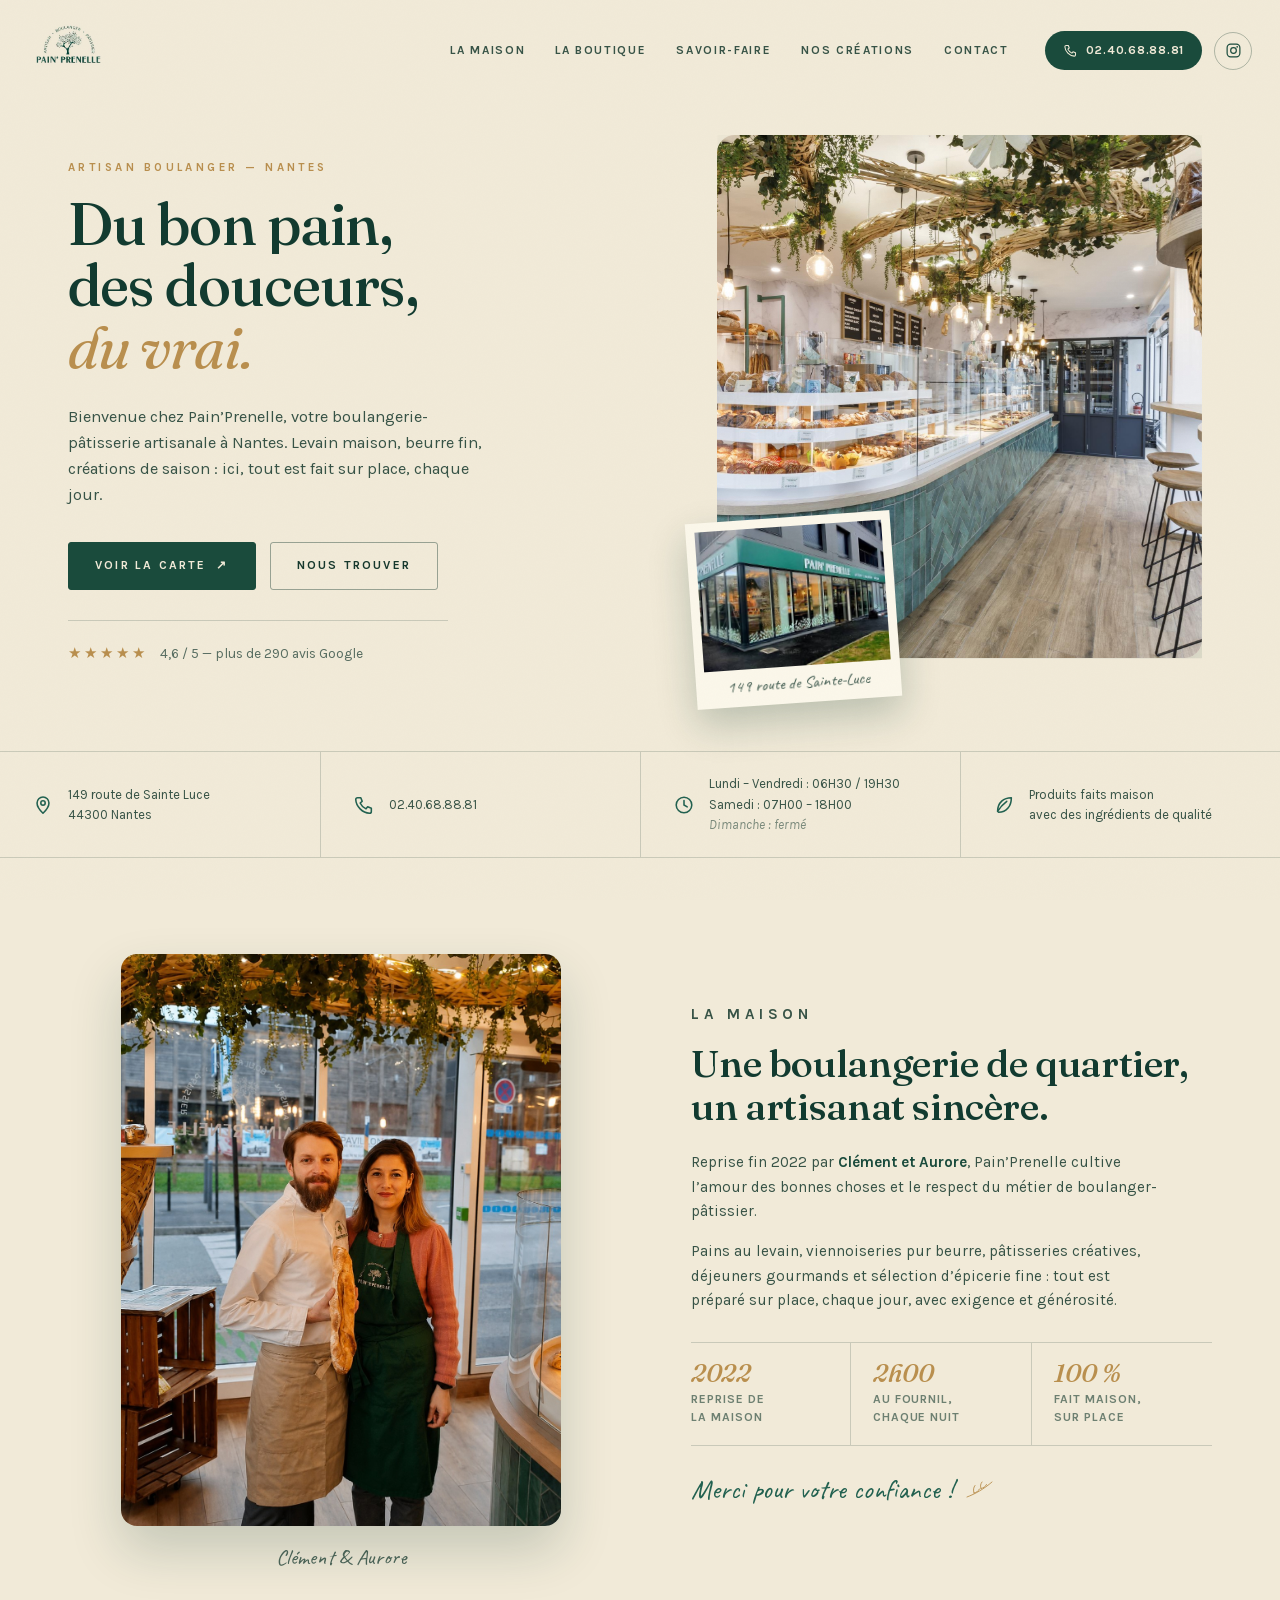
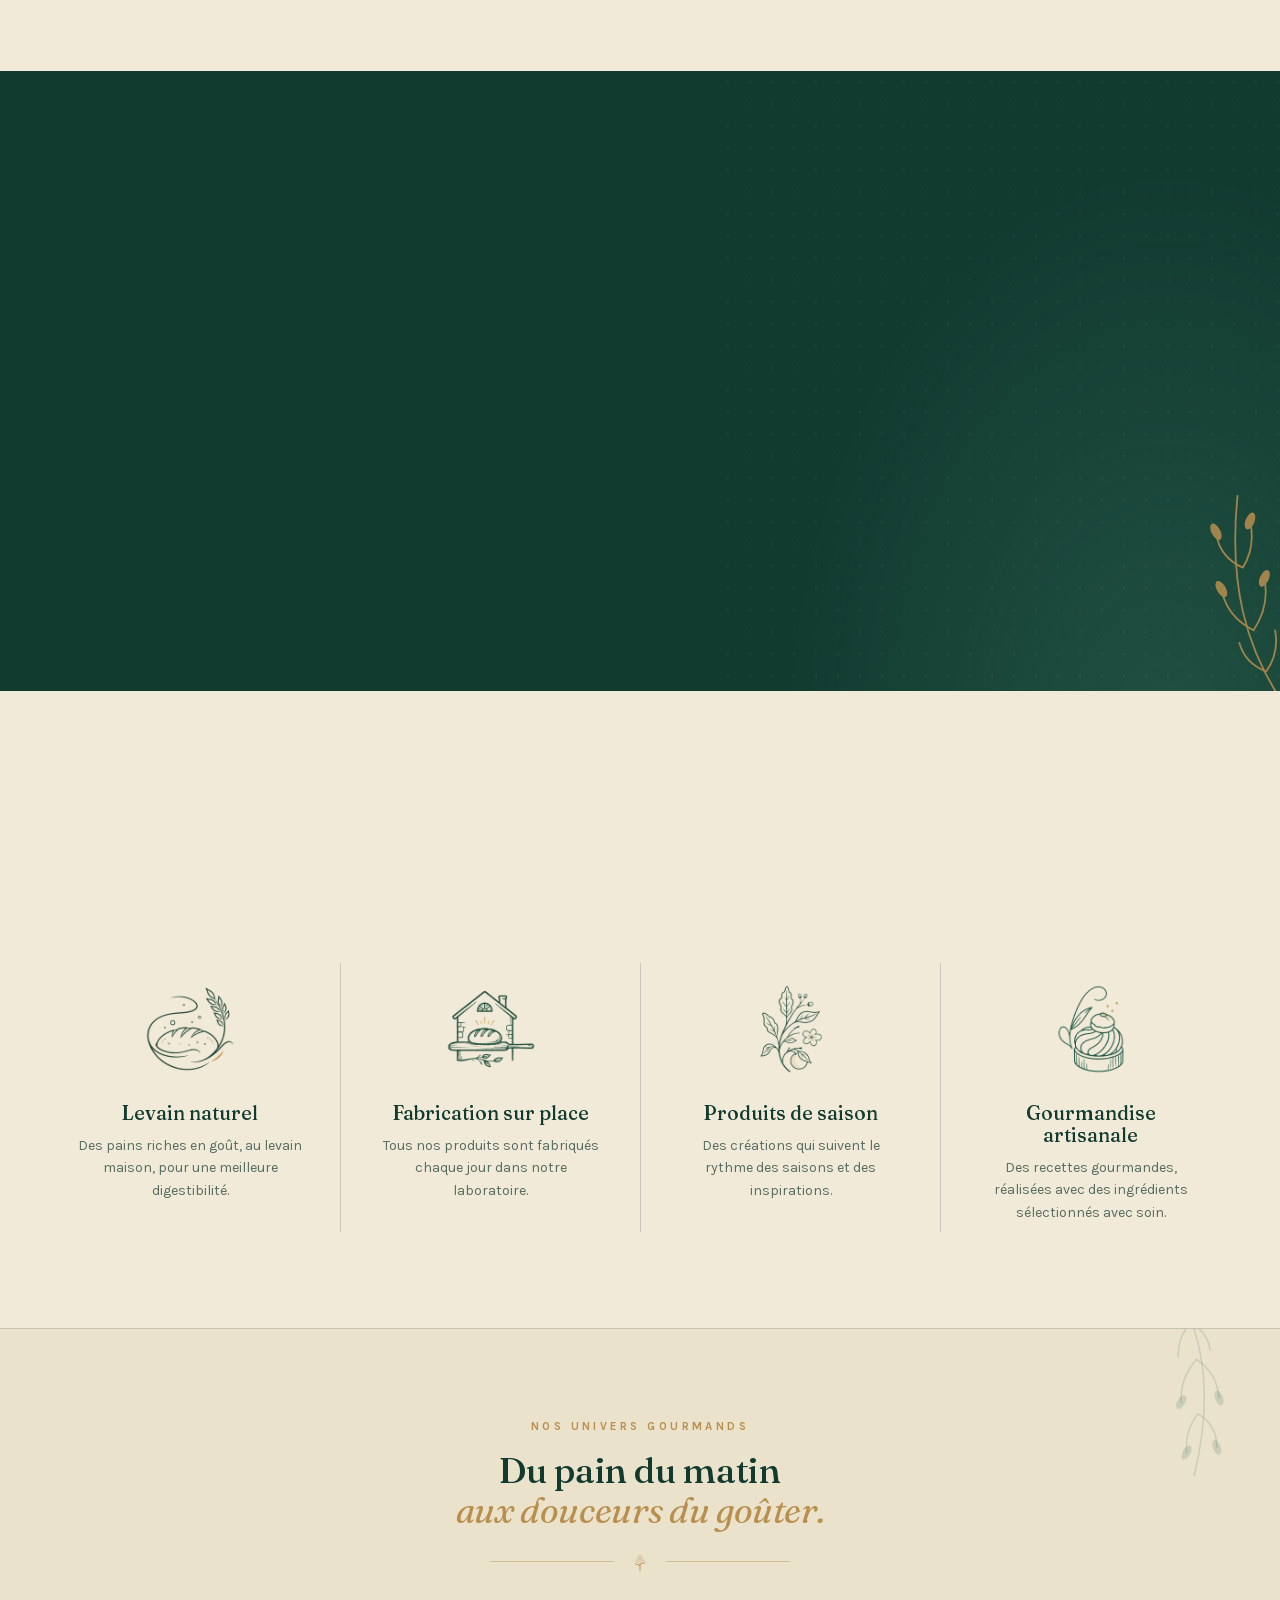
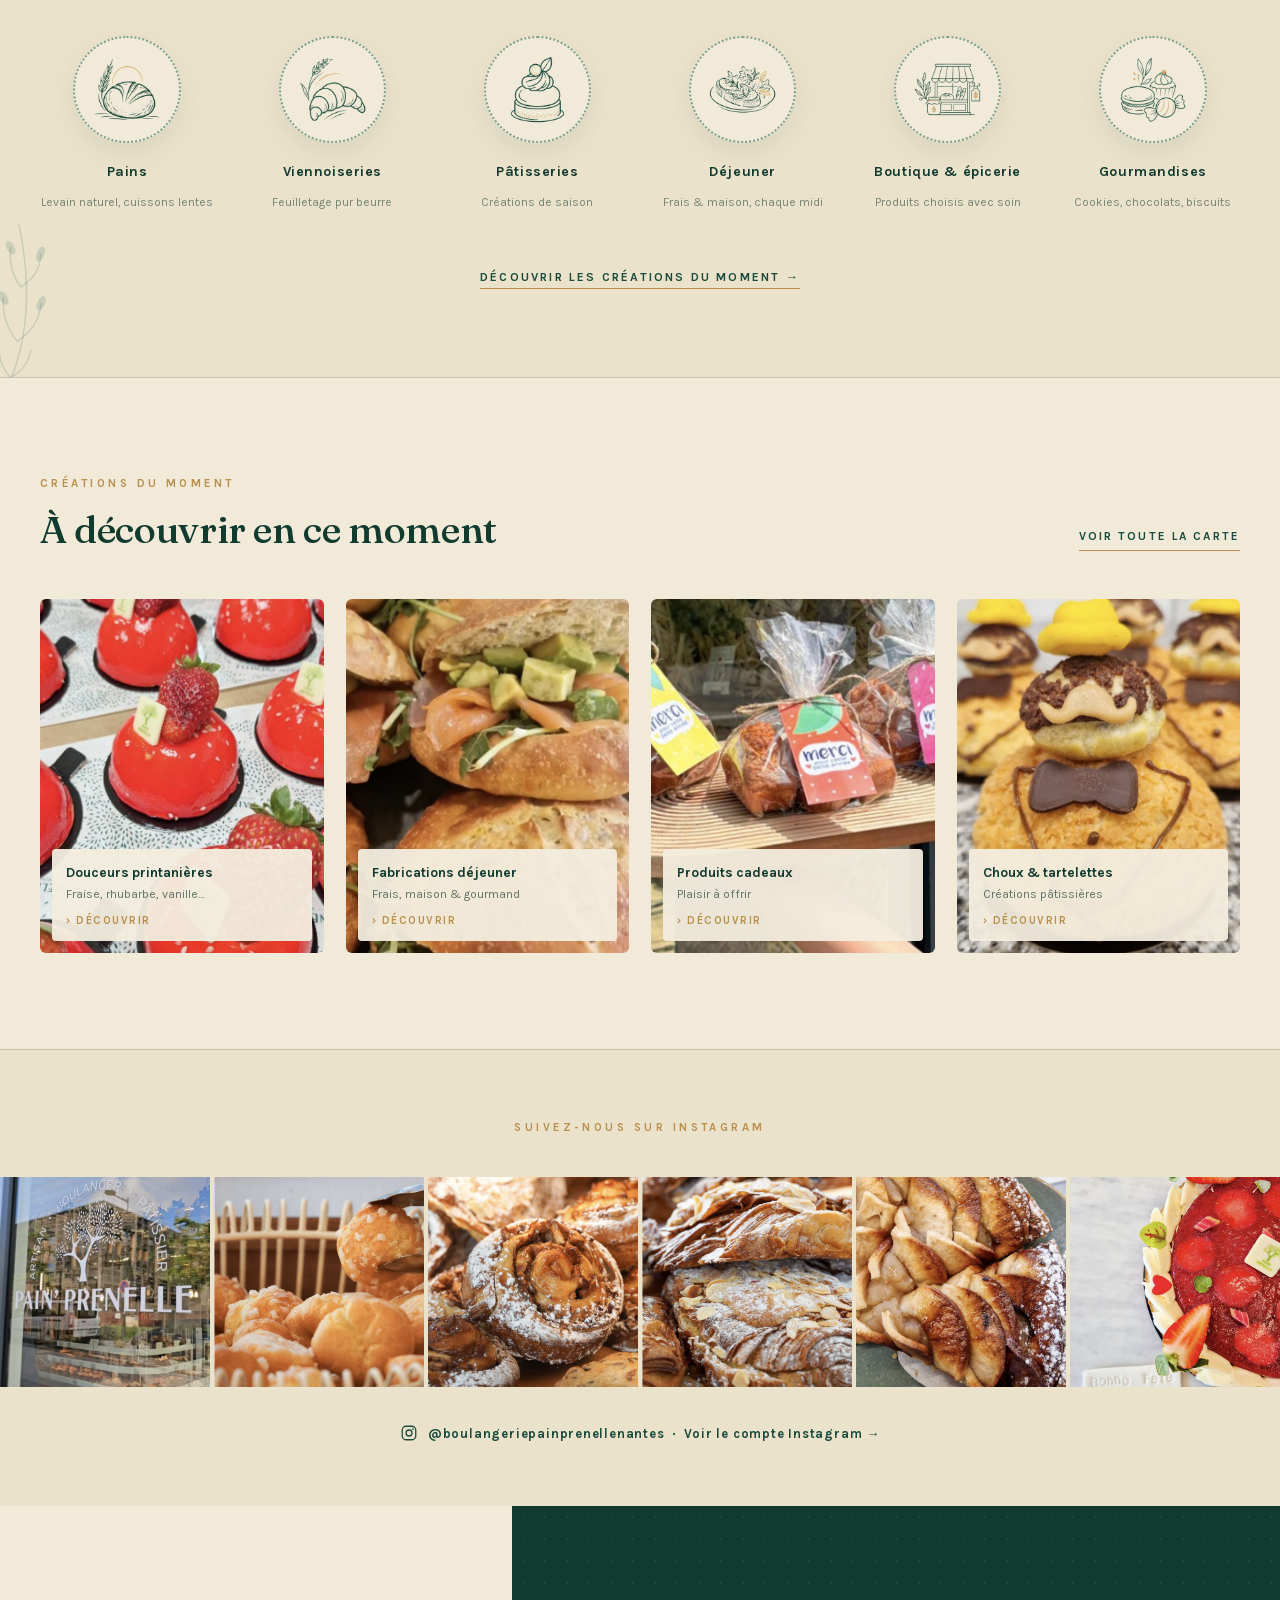
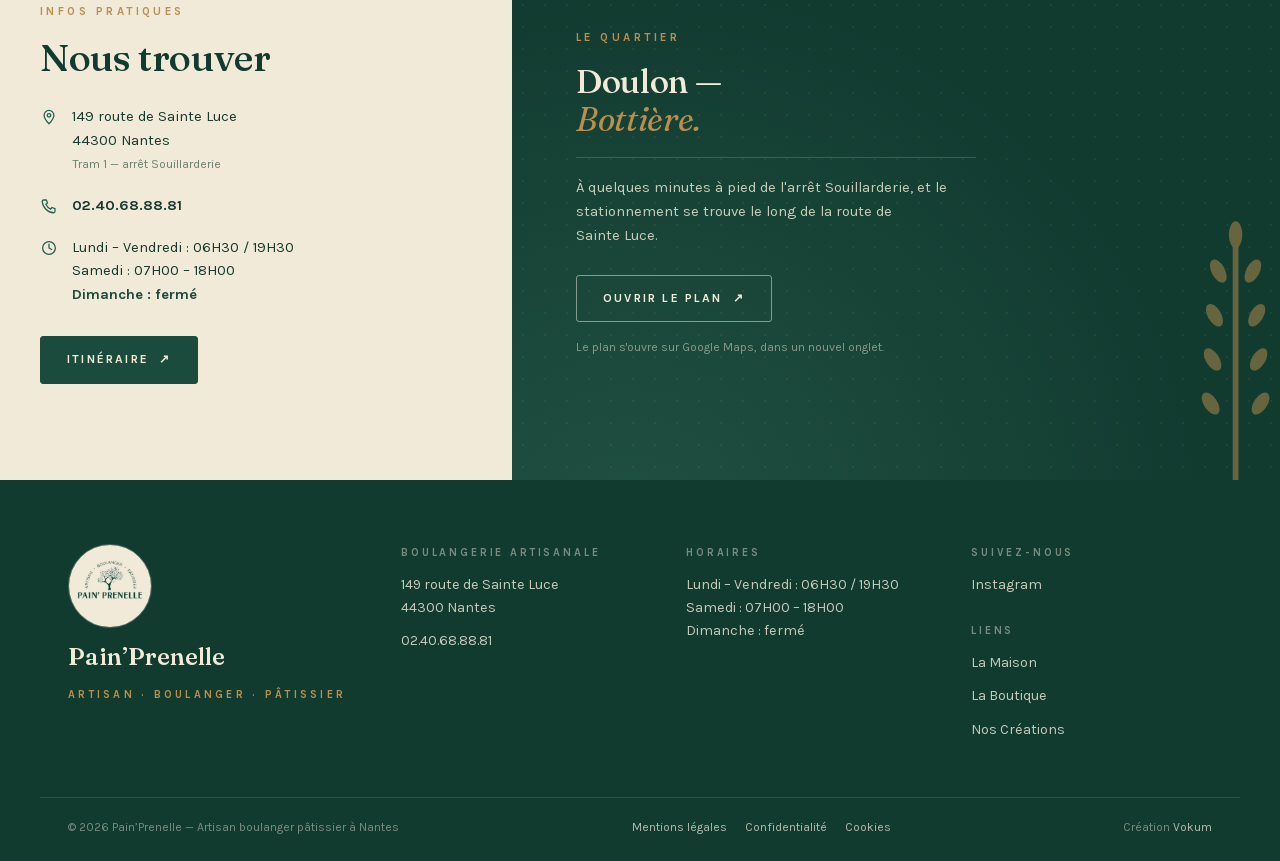
<file: index.html>
<!DOCTYPE html>
<html lang="fr">
<head>
  <meta charset="UTF-8" />
  <meta name="viewport" content="width=device-width, initial-scale=1.0" />
  <title>Pain'Prenelle — Artisan Boulanger Pâtissier à Nantes</title>
  <meta name="description" content="Pain'Prenelle, boulangerie-pâtisserie artisanale à Nantes (Doulon-Bottière). Pain au levain maison, viennoiseries et créations uniques, du lundi au samedi." />
  <link rel="preload" href="assets/font/fraunces-normal-latin.woff2" as="font" type="font/woff2" crossorigin />
  <link rel="preload" href="assets/font/karla-normal-latin.woff2" as="font" type="font/woff2" crossorigin />
  <link rel="stylesheet" href="styles.css?v=26" />
  <link rel="icon" href="assets/logo.jpg" />
</head>
<body>

  <!-- Rideau d'ouverture — mobile uniquement -->
  <div class="curtain" aria-hidden="true">
    <p class="curtain__name">Pain&rsquo;Prenelle</p>
    <i class="curtain__line"></i>
  </div>

  <!-- ============ NAV ============ -->
  <header class="nav" id="nav">
    <div class="nav__inner">
      <a href="#" class="nav__brand">
        <img src="assets/logo.jpg" alt="Pain'Prenelle — Artisan Boulanger Pâtissier" />
      </a>
      <nav class="nav__links">
        <a href="#maison">La Maison</a>
        <a href="#boutique">La Boutique</a>
        <a href="#savoirfaire">Savoir-faire</a>
        <a href="#creations">Nos Créations</a>
        <a href="#contact">Contact</a>
      </nav>
      <div class="nav__right">
        <a href="tel:0240688881" class="nav__tel">
          <svg width="15" height="15" viewBox="0 0 24 24"><use href="#icon-phone"/></svg>
          02.40.68.88.81
        </a>
        <a href="https://www.instagram.com/boulangeriepainprenellenantes/" target="_blank" rel="noopener" class="nav__insta" aria-label="Instagram">
          <svg width="17" height="17" viewBox="0 0 24 24"><use href="#icon-insta"/></svg>
        </a>
      </div>
      <button class="nav__burger" id="burger" aria-label="Menu">
        <span></span><span></span>
      </button>
    </div>
  </header>

  <div class="mobile-menu" id="mobileMenu">
    <a href="#maison">La Maison</a>
    <a href="#boutique">La Boutique</a>
    <a href="#savoirfaire">Savoir-faire</a>
    <a href="#creations">Nos Créations</a>
    <a href="#contact">Contact</a>
    <a href="tel:0240688881" class="mobile-menu__tel">02 40 68 88 81</a>
  </div>

  <!-- ============ HERO ============ -->
  <section class="hero">
    <div class="container hero__grid">
      <div class="hero__text">
        <p class="eyebrow hero-in hero-in--eyebrow">Artisan boulanger — Nantes</p>
        <h1>
          <span class="hline"><span class="hline__in">Du bon pain,</span></span>
          <span class="hline"><span class="hline__in hline__in--2">des douceurs,</span></span>
          <span class="hline"><span class="hline__in hline__in--3"><em>du vrai.</em></span></span>
        </h1>
        <p class="hero__intro hero-in hero-in--intro">
          Bienvenue chez Pain’Prenelle, votre boulangerie-pâtisserie
          artisanale à Nantes. Levain maison, beurre fin, créations
          de saison : ici, tout est fait sur place, chaque jour.
        </p>
        <div class="hero__actions hero-in hero-in--actions">
          <a href="#creations" class="btn btn--solid">Voir la carte <span aria-hidden="true">↗</span></a>
          <a href="#contact" class="btn btn--outline">Nous trouver</a>
        </div>
        <p class="hero__trust hero-in hero-in--trust">
          <span class="hero__stars" aria-hidden="true">★★★★★</span>
          4,6 / 5 — plus de 290 avis Google
        </p>
      </div>

      <div class="hero__visual">
        <div class="hero__arch">
          <img src="assets/interieur.jpg" alt="L'intérieur de la boutique Pain'Prenelle : comptoir carrelé vert sous les suspensions végétales" />
        </div>
        <figure class="hero__polaroid" aria-hidden="true">
          <img src="assets/devanture.jpg" alt="" />
          <figcaption>149 route de Sainte-Luce</figcaption>
        </figure>
      </div>
    </div>
  </section>

  <!-- ============ BARRE INFOS ============ -->
  <div class="infobar">
    <div class="infobar__cell reveal">
      <svg width="22" height="22" viewBox="0 0 24 24"><use href="#icon-pin"/></svg>
      <p>149 route de Sainte Luce<br/>44300 Nantes</p>
    </div>
    <div class="infobar__cell reveal">
      <svg width="22" height="22" viewBox="0 0 24 24"><use href="#icon-phone"/></svg>
      <p>02.40.68.88.81</p>
    </div>
    <div class="infobar__cell reveal">
      <svg width="22" height="22" viewBox="0 0 24 24"><use href="#icon-clock"/></svg>
      <p>Lundi – Vendredi : 06H30 / 19H30<br/>Samedi : 07H00 – 18H00<br/><span>Dimanche : fermé</span></p>
    </div>
    <div class="infobar__cell reveal">
      <svg width="22" height="22" viewBox="0 0 24 24"><use href="#icon-leaf"/></svg>
      <p>Produits faits maison<br/>avec des ingrédients de qualité</p>
    </div>
  </div>

  <!-- ============ LA MAISON ============ -->
  <section class="maison" id="maison">
    <div class="container maison__grid">
      <figure class="maison__portrait reveal">
        <img src="assets/clement-aurore.jpg" alt="Clément et Aurore dans leur boutique, une baguette à la main" />
        <figcaption>Clément &amp; Aurore</figcaption>
      </figure>

      <div class="maison__text">
        <p class="eyebrow reveal">La Maison</p>
        <h2 class="reveal">Une boulangerie de quartier,<br/>un artisanat sincère.</h2>
        <p class="reveal">
          Reprise fin 2022 par <strong>Clément et Aurore</strong>, Pain’Prenelle
          cultive l’amour des bonnes choses et le respect du métier
          de boulanger-pâtissier.
        </p>
        <p class="reveal">
          Pains au levain, viennoiseries pur beurre, pâtisseries créatives,
          déjeuners gourmands et sélection d’épicerie fine :
          tout est préparé sur place, chaque jour, avec exigence et générosité.
        </p>

        <ul class="maison__facts reveal">
          <li><b>2022</b><span>Reprise de<br/>la maison</span></li>
          <li><b>2h00</b><span>Au fournil,<br/>chaque nuit</span></li>
          <li><b>100 %</b><span>Fait maison,<br/>sur place</span></li>
        </ul>

        <p class="signature reveal">Merci pour votre confiance !
          <svg width="30" height="22" viewBox="0 0 60 40" aria-hidden="true"><use href="#branch-small"/></svg>
        </p>
      </div>
        </div>
  </section>

  <!-- ============ LA BOUTIQUE — panneau vert ============ -->
  <section class="boutique" id="boutique">
    <div class="boutique__media reveal">
      <img class="img-flush" src="assets/interieur.jpg" alt="L'intérieur de la boutique Pain'Prenelle : comptoir carrelé vert et suspensions végétales" />
    </div>
    <div class="boutique__panel">
      <svg class="boutique__branch" viewBox="0 0 200 260" aria-hidden="true"><use href="#branch-big"/></svg>
      <p class="eyebrow eyebrow--gold reveal">L’univers Pain’Prenelle</p>
      <h2 class="reveal">Un lieu vivant<br/><em>et chaleureux.</em></h2>
      <p class="reveal">
        Pensée comme un véritable lieu de vie, notre boutique mêle nature,
        artisanat et gourmandise. Ici, on prend le temps, on partage, on se régale.
      </p>
      <ul class="boutique__list reveal">
        <li>
          <svg width="20" height="20" viewBox="0 0 24 24"><use href="#icon-bread"/></svg>
          Pain chaud dès 6h30, toute la journée
        </li>
        <li>
          <svg width="20" height="20" viewBox="0 0 24 24"><use href="#icon-lunch"/></svg>
          Déjeuner frais, fait maison
        </li>
        <li>
          <svg width="20" height="20" viewBox="0 0 24 24"><use href="#icon-store"/></svg>
          Sélection d’épicerie fine
        </li>
      </ul>
      <a href="#contact" class="btn btn--outline-cream reveal">Découvrir la boutique <span aria-hidden="true">↗</span></a>
    </div>
  </section>

  <!-- ============ SAVOIR-FAIRE ============ -->
  <section class="savoir" id="savoirfaire">
    <div class="section-head reveal">
      <p class="eyebrow eyebrow--center">Nos savoir-faire</p>
      <h2>Des gestes simples,<br/><em>faits avec soin.</em></h2>
    </div>
    <div class="savoir__grid">
      <div class="savoir__cell reveal">
        <img src="assets/ill-levain.png" alt="" />
        <h3>Levain naturel</h3>
        <p>Des pains riches en goût, au levain maison, pour une meilleure digestibilité.</p>
      </div>
      <div class="savoir__cell reveal">
        <img src="assets/ill-fournil.png" alt="" />
        <h3>Fabrication sur place</h3>
        <p>Tous nos produits sont fabriqués chaque jour dans notre laboratoire.</p>
      </div>
      <div class="savoir__cell reveal">
        <img src="assets/ill-saison.png" alt="" />
        <h3>Produits de saison</h3>
        <p>Des créations qui suivent le rythme des saisons et des inspirations.</p>
      </div>
      <div class="savoir__cell reveal">
        <img src="assets/ill-gourmandise-art.png" alt="" />
        <h3>Gourmandise artisanale</h3>
        <p>Des recettes gourmandes, réalisées avec des ingrédients sélectionnés avec soin.</p>
      </div>
    </div>
  </section>

  <!-- ============ UNIVERS GOURMANDS ============ -->
  <section class="univers">
    <svg class="univers__deco univers__deco--l" viewBox="0 0 200 260" aria-hidden="true"><use href="#branch-big"/></svg>
    <svg class="univers__deco univers__deco--r" viewBox="0 0 200 260" aria-hidden="true"><use href="#branch-big"/></svg>

    <div class="section-head reveal">
      <p class="eyebrow eyebrow--center">Nos univers gourmands</p>
      <h2>Du pain du matin<br/><em>aux douceurs du goûter.</em></h2>
      <div class="section-head__ornament" aria-hidden="true">
        <i></i>
        <svg width="20" height="20" viewBox="0 0 60 60"><use href="#tree-icon"/></svg>
        <i></i>
      </div>
    </div>

    <div class="univers__row">
      <a href="#creations" class="univers__item reveal">
        <span class="univers__medal"><img src="assets/ill-pains.png" alt="" /></span>
        <span>Pains</span>
        <small>Levain naturel, cuissons lentes</small>
      </a>
      <a href="#creations" class="univers__item reveal">
        <span class="univers__medal"><img src="assets/ill-viennoiseries.png" alt="" /></span>
        <span>Viennoiseries</span>
        <small>Feuilletage pur beurre</small>
      </a>
      <a href="#creations" class="univers__item reveal">
        <span class="univers__medal"><img src="assets/ill-patisseries.png" alt="" /></span>
        <span>Pâtisseries</span>
        <small>Créations de saison</small>
      </a>
      <a href="#creations" class="univers__item reveal">
        <span class="univers__medal"><img src="assets/ill-dejeuner.png" alt="" /></span>
        <span>Déjeuner</span>
        <small>Frais &amp; maison, chaque midi</small>
      </a>
      <a href="#creations" class="univers__item reveal">
        <span class="univers__medal"><img src="assets/ill-boutique.png" alt="" /></span>
        <span>Boutique &amp; épicerie</span>
        <small>Produits choisis avec soin</small>
      </a>
      <a href="#creations" class="univers__item reveal">
        <span class="univers__medal"><img src="assets/ill-gourmandises.png" alt="" /></span>
        <span>Gourmandises</span>
        <small>Cookies, chocolats, biscuits</small>
      </a>
    </div>

    <p class="univers__cta reveal">
      <a href="#creations">Découvrir les créations du moment <span aria-hidden="true">→</span></a>
    </p>
  </section>

  <!-- ============ CRÉATIONS DU MOMENT ============ -->
  <section class="creations" id="creations">
    <div class="creations__head">
      <div>
        <p class="eyebrow reveal">Créations du moment</p>
        <h2 class="reveal">À découvrir en ce moment</h2>
      </div>
      <a class="creations__all reveal" href="https://www.instagram.com/boulangeriepainprenellenantes/" target="_blank" rel="noopener">Voir toute la carte</a>
    </div>
    <div class="creations__grid">
      <article class="create-card reveal">
        <img src="assets/create-douceurs.jpg" alt="Douceurs printanières aux fraises" />
        <div class="create-card__chip">
          <strong>Douceurs printanières</strong>
          <span>Fraise, rhubarbe, vanille…</span>
          <em>› Découvrir</em>
        </div>
      </article>
      <article class="create-card reveal">
        <img src="assets/create-dejeuner.jpg" alt="Sandwichs maison saumon-avocat" />
        <div class="create-card__chip">
          <strong>Fabrications déjeuner</strong>
          <span>Frais, maison &amp; gourmand</span>
          <em>› Découvrir</em>
        </div>
      </article>
      <article class="create-card reveal">
        <img src="assets/create-cadeaux.jpg" alt="Cakes à offrir" />
        <div class="create-card__chip">
          <strong>Produits cadeaux</strong>
          <span>Plaisir à offrir</span>
          <em>› Découvrir</em>
        </div>
      </article>
      <article class="create-card reveal">
        <img src="assets/create-choux.jpg" alt="Choux et tartelettes créatifs" />
        <div class="create-card__chip">
          <strong>Choux &amp; tartelettes</strong>
          <span>Créations pâtissières</span>
          <em>› Découvrir</em>
        </div>
      </article>
    </div>
  </section>

  <!-- ============ INSTAGRAM ============ -->
  <section class="insta">
    <p class="eyebrow eyebrow--center reveal">Suivez-nous sur Instagram</p>
    <div class="insta__grid">
      <a class="insta__cell reveal" href="https://www.instagram.com/boulangeriepainprenellenantes/" target="_blank" rel="noopener" aria-label="Voir sur Instagram"><img src="assets/insta-vitrine.jpg" alt="" loading="lazy" /><span class="insta__ico"><svg width="30" height="30" viewBox="0 0 24 24"><use href="#icon-insta"/></svg></span></a>
      <a class="insta__cell reveal" href="https://www.instagram.com/boulangeriepainprenellenantes/" target="_blank" rel="noopener" aria-label="Voir sur Instagram"><img src="assets/insta-choux.jpg" alt="" loading="lazy" /><span class="insta__ico"><svg width="30" height="30" viewBox="0 0 24 24"><use href="#icon-insta"/></svg></span></a>
      <a class="insta__cell reveal" href="https://www.instagram.com/boulangeriepainprenellenantes/" target="_blank" rel="noopener" aria-label="Voir sur Instagram"><img src="assets/insta-roules.jpg" alt="" loading="lazy" /><span class="insta__ico"><svg width="30" height="30" viewBox="0 0 24 24"><use href="#icon-insta"/></svg></span></a>
      <a class="insta__cell reveal" href="https://www.instagram.com/boulangeriepainprenellenantes/" target="_blank" rel="noopener" aria-label="Voir sur Instagram"><img src="assets/insta-croissants.jpg" alt="" loading="lazy" /><span class="insta__ico"><svg width="30" height="30" viewBox="0 0 24 24"><use href="#icon-insta"/></svg></span></a>
      <a class="insta__cell reveal" href="https://www.instagram.com/boulangeriepainprenellenantes/" target="_blank" rel="noopener" aria-label="Voir sur Instagram"><img src="assets/insta-tarte.jpg" alt="" loading="lazy" /><span class="insta__ico"><svg width="30" height="30" viewBox="0 0 24 24"><use href="#icon-insta"/></svg></span></a>
      <a class="insta__cell reveal" href="https://www.instagram.com/boulangeriepainprenellenantes/" target="_blank" rel="noopener" aria-label="Voir sur Instagram"><img src="assets/insta-maman.jpg" alt="" loading="lazy" /><span class="insta__ico"><svg width="30" height="30" viewBox="0 0 24 24"><use href="#icon-insta"/></svg></span></a>
    </div>
    <p class="insta__link reveal">
      <a href="https://www.instagram.com/boulangeriepainprenellenantes/" target="_blank" rel="noopener">
        <svg width="18" height="18" viewBox="0 0 24 24"><use href="#icon-insta"/></svg>
        @boulangeriepainprenellenantes&nbsp;&nbsp;·&nbsp;&nbsp;Voir le compte Instagram →
      </a>
    </p>
  </section>

  <!-- ============ NOUS TROUVER ============ -->
  <section class="trouver" id="contact">
    <div class="trouver__infos">
      <p class="eyebrow reveal">Infos pratiques</p>
      <h2 class="reveal">Nous trouver</h2>
      <ul class="trouver__list reveal">
        <li>
          <svg width="18" height="18" viewBox="0 0 24 24"><use href="#icon-pin"/></svg>
          <span>149 route de Sainte Luce<br/>44300 Nantes<br/><small>Tram 1 — arrêt Souillarderie</small></span>
        </li>
        <li>
          <svg width="18" height="18" viewBox="0 0 24 24"><use href="#icon-phone"/></svg>
          <span><a href="tel:0240688881">02.40.68.88.81</a></span>
        </li>
        <li>
          <svg width="18" height="18" viewBox="0 0 24 24"><use href="#icon-clock"/></svg>
          <span>Lundi – Vendredi : 06H30 / 19H30<br/>Samedi : 07H00 – 18H00<br/><strong>Dimanche : fermé</strong></span>
        </li>
      </ul>
      <a class="btn btn--solid reveal" href="https://maps.google.com/?q=Pain+Prenelle+149+route+de+Sainte+Luce+44300+Nantes" target="_blank" rel="noopener">Itinéraire <span aria-hidden="true">↗</span></a>
    </div>
    <!-- Pas de carte intégrée : une iframe Google chargerait Google dans le
         navigateur du visiteur dès l'ouverture de la page, sans lui demander.
         Le plan s'ouvre chez Google d'un clic, quand le visiteur le décide. -->
    <div class="trouver__map reveal">
      <svg class="trouver__sprig" viewBox="0 0 120 320" aria-hidden="true"><use href="#wheat-sprig"/></svg>
      <div class="trouver__card">
        <p class="eyebrow eyebrow--gold">Le quartier</p>
        <p class="trouver__addr">Doulon —<br/><em>Bottière.</em></p>
        <p class="trouver__way">
          À quelques minutes à pied de l'arrêt Souillarderie, et le
          stationnement se trouve le long de la route de Sainte&nbsp;Luce.
        </p>
        <a class="btn btn--outline-cream"
           href="https://maps.google.com/?q=Pain+Prenelle+149+route+de+Sainte+Luce+44300+Nantes"
           target="_blank" rel="noopener noreferrer">
          Ouvrir le plan <span aria-hidden="true">↗</span>
        </a>
        <p class="trouver__note">Le plan s'ouvre sur Google Maps, dans un nouvel onglet.</p>
      </div>
    </div>
  </section>

  <!-- ============ FOOTER ============ -->
  <footer class="footer">
    <div class="container footer__inner">
      <div class="footer__brand">
        <img class="footer__logo" src="assets/logo.jpg" alt="Logo Pain'Prenelle" />
        <span class="footer__name">Pain’Prenelle</span>
        <span class="footer__tag">Artisan · Boulanger · Pâtissier</span>
      </div>
      <div class="footer__col">
        <span class="footer__col-title">Boulangerie artisanale</span>
        <p>149 route de Sainte Luce<br/>44300 Nantes</p>
        <a href="tel:0240688881">02.40.68.88.81</a>
      </div>
      <div class="footer__col">
        <span class="footer__col-title">Horaires</span>
        <p>Lundi – Vendredi : 06H30 / 19H30<br/>Samedi : 07H00 – 18H00<br/>Dimanche : fermé</p>
      </div>
      <div class="footer__col">
        <span class="footer__col-title">Suivez-nous</span>
        <a href="https://www.instagram.com/boulangeriepainprenellenantes/" target="_blank" rel="noopener">Instagram</a>
        <span class="footer__col-title footer__col-title--gap">Liens</span>
        <a href="#maison">La Maison</a>
        <a href="#boutique">La Boutique</a>
        <a href="#creations">Nos Créations</a>
      </div>
    </div>
    <div class="footer__legal container">
      <span>© 2026 Pain’Prenelle — Artisan boulanger pâtissier à Nantes</span>
      <nav class="footer__legal-nav" aria-label="Liens légaux">
        <a href="mentions-legales.html">Mentions légales</a>
        <a href="confidentialite.html">Confidentialité</a>
        <a href="confidentialite.html#cookies">Cookies</a>
      </nav>
      <span>Création <a href="https://vokumagency.com" target="_blank" rel="noopener">Vokum</a></span>
    </div>
  </footer>

  <!-- ============ SVG DEFS ============ -->
  <svg width="0" height="0" style="position:absolute" aria-hidden="true">
    <defs>
      <!-- Arbre du logo -->
      <g id="tree-icon">
        <path d="M30 56 L30 34 M30 42 C26 38 22 37 18 37 M30 38 C34 34 38 33 42 33"
              fill="none" stroke="currentColor" stroke-width="2.6" stroke-linecap="round"/>
        <g fill="currentColor">
          <circle cx="30" cy="16" r="2.1"/><circle cx="24" cy="19" r="1.8"/><circle cx="36" cy="19" r="1.8"/>
          <circle cx="19" cy="24" r="1.7"/><circle cx="41" cy="24" r="1.7"/><circle cx="30" cy="22" r="1.9"/>
          <circle cx="25" cy="26" r="1.6"/><circle cx="35" cy="26" r="1.6"/><circle cx="15" cy="29" r="1.4"/>
          <circle cx="45" cy="29" r="1.4"/><circle cx="21" cy="31" r="1.5"/><circle cx="39" cy="31" r="1.5"/>
          <circle cx="30" cy="28" r="1.6"/><circle cx="26" cy="12" r="1.5"/><circle cx="34" cy="12" r="1.5"/>
          <circle cx="30" cy="9" r="1.3"/><circle cx="17" cy="34" r="1.2"/><circle cx="43" cy="34" r="1.2"/>
        </g>
      </g>
      <!-- Épi vitrophanie -->
      <g id="wheat-sprig">
        <path d="M60 290 C60 200 60 120 60 40" fill="none" stroke="currentColor" stroke-width="6" stroke-linecap="round"/>
        <g fill="currentColor">
          <ellipse cx="60" cy="34" rx="7" ry="14"/>
          <ellipse cx="42" cy="72" rx="7" ry="13" transform="rotate(-28 42 72)"/>
          <ellipse cx="78" cy="72" rx="7" ry="13" transform="rotate(28 78 72)"/>
          <ellipse cx="38" cy="118" rx="7" ry="13" transform="rotate(-30 38 118)"/>
          <ellipse cx="82" cy="118" rx="7" ry="13" transform="rotate(30 82 118)"/>
          <ellipse cx="36" cy="164" rx="7" ry="13" transform="rotate(-32 36 164)"/>
          <ellipse cx="84" cy="164" rx="7" ry="13" transform="rotate(32 84 164)"/>
          <ellipse cx="34" cy="210" rx="7" ry="13" transform="rotate(-34 34 210)"/>
          <ellipse cx="86" cy="210" rx="7" ry="13" transform="rotate(34 86 210)"/>
        </g>
      </g>
      <!-- Petit brin doré -->
      <g id="branch-small" fill="none" stroke="currentColor" stroke-width="1.8" stroke-linecap="round">
        <path d="M4 36 C20 30 38 20 54 6"/>
        <path d="M18 28 C16 22 17 17 20 13 M18 28 C23 27 27 24 29 20"/>
        <path d="M32 19 C30 14 31 10 34 6 M32 19 C37 18 41 15 43 11"/>
      </g>
      <!-- Grande branche décor panneau vert -->
      <g id="branch-big" fill="none" stroke="currentColor" stroke-width="2" stroke-linecap="round">
        <path d="M180 250 C140 190 120 120 130 20"/>
        <path d="M148 170 C128 160 116 144 112 124 M148 170 C160 152 164 132 160 112"/>
        <path d="M136 100 C118 92 108 78 106 60 M136 100 C146 84 148 66 144 48"/>
        <path d="M162 216 C146 210 136 198 132 184 M162 216 C172 202 175 186 172 170"/>
        <ellipse cx="112" cy="124" rx="5" ry="10" transform="rotate(-30 112 124)" fill="currentColor" stroke="none"/>
        <ellipse cx="160" cy="112" rx="5" ry="10" transform="rotate(25 160 112)" fill="currentColor" stroke="none"/>
        <ellipse cx="106" cy="60" rx="5" ry="10" transform="rotate(-28 106 60)" fill="currentColor" stroke="none"/>
        <ellipse cx="144" cy="48" rx="5" ry="10" transform="rotate(22 144 48)" fill="currentColor" stroke="none"/>
      </g>
      <!-- Icônes line-art -->
      <g id="icon-pin" fill="none" stroke="currentColor" stroke-width="1.7" stroke-linecap="round" stroke-linejoin="round">
        <path d="M12 21 C12 21 5.5 14.8 5.5 9.8 A6.5 6.5 0 0 1 18.5 9.8 C18.5 14.8 12 21 12 21 Z"/>
        <circle cx="12" cy="9.8" r="2.4"/>
      </g>
      <g id="icon-phone" fill="none" stroke="currentColor" stroke-width="1.7" stroke-linecap="round" stroke-linejoin="round">
        <path d="M5 4 L8.5 4 L10 8 L7.8 9.8 C8.9 12.2 11.8 15.1 14.2 16.2 L16 14 L20 15.5 L20 19 C20 20.1 19.1 21 18 21 C10.3 20.6 3.4 13.7 3 6 C3 4.9 3.9 4 5 4 Z"/>
      </g>
      <g id="icon-clock" fill="none" stroke="currentColor" stroke-width="1.7" stroke-linecap="round">
        <circle cx="12" cy="12" r="8.5"/>
        <path d="M12 7 L12 12 L15.5 14"/>
      </g>
      <g id="icon-leaf">
        <path d="M5 19 C5 9 12 4 20 4 C20 13 15 20 6 20 M5 19 C8 14 11 11 15 8"
              fill="none" stroke="currentColor" stroke-width="1.7" stroke-linecap="round" stroke-linejoin="round"/>
      </g>
      <g id="icon-whisk" fill="none" stroke="currentColor" stroke-width="1.6" stroke-linecap="round">
        <path d="M8.5 3 C5.5 8 5.5 12 9 14.5 M15.5 3 C18.5 8 18.5 12 15 14.5 M12 2.5 C10 8 10 12 12 15"/>
        <path d="M12 15 L12 21 M10.5 17.5 L13.5 17.5"/>
      </g>
      <g id="icon-heart">
        <path d="M12 20 C6 15.5 3.5 12 3.5 8.8 A4.3 4.3 0 0 1 12 7.2 A4.3 4.3 0 0 1 20.5 8.8 C20.5 12 18 15.5 12 20 Z"
              fill="none" stroke="currentColor" stroke-width="1.7" stroke-linejoin="round"/>
      </g>
      <g id="icon-bread" fill="none" stroke="currentColor" stroke-width="1.6" stroke-linecap="round">
        <path d="M4 15 A8 6.5 0 0 1 20 15 L20 16.5 A1.8 1.8 0 0 1 18.2 18.3 L5.8 18.3 A1.8 1.8 0 0 1 4 16.5 Z"/>
        <path d="M9 10.5 L8 13.5 M12.5 10 L11.5 13 M16 10.5 L15 13.5"/>
      </g>
      <g id="icon-croissant" fill="none" stroke="currentColor" stroke-width="1.6" stroke-linecap="round" stroke-linejoin="round">
        <path d="M4.5 16 C4.5 10 9 5.5 15 5.5 C18 5.5 20 7.5 20 10 C20 14.5 15.5 19 10.5 19 C7 19 4.5 18 4.5 16 Z"/>
        <path d="M9.5 6.8 C8.5 10 8.5 14 10 17.8 M14.5 5.8 C13 9.5 13 13.5 14.5 17.5"/>
      </g>
      <g id="icon-cake" fill="none" stroke="currentColor" stroke-width="1.6" stroke-linecap="round" stroke-linejoin="round">
        <path d="M5 20 L5 13 A2 2 0 0 1 7 11 L17 11 A2 2 0 0 1 19 13 L19 20"/>
        <path d="M4 20 L20 20 M5 15.5 C7 17 9 17 12 15.5 C15 14 17 14 19 15.5"/>
        <path d="M12 11 L12 8 M12 8 C10.8 7 10.8 5.5 12 4.5 C13.2 5.5 13.2 7 12 8 Z"/>
      </g>
      <g id="icon-lunch" fill="none" stroke="currentColor" stroke-width="1.6" stroke-linecap="round" stroke-linejoin="round">
        <path d="M3.5 12 A8.5 5 0 0 1 20.5 12 A8.5 5 0 0 1 3.5 12 Z"/>
        <path d="M6 10.5 C8 9 10 9 12 10.5 C14 12 16 12 18 10.5"/>
      </g>
      <g id="icon-store" fill="none" stroke="currentColor" stroke-width="1.6" stroke-linecap="round" stroke-linejoin="round">
        <path d="M4.5 10 L4.5 20 L19.5 20 L19.5 10"/>
        <path d="M3.5 6 L20.5 6 L21.5 10 L2.5 10 Z"/>
        <path d="M9.5 20 L9.5 14 L14.5 14 L14.5 20"/>
      </g>
      <g id="icon-sweet" fill="none" stroke="currentColor" stroke-width="1.6" stroke-linecap="round" stroke-linejoin="round">
        <path d="M6.5 12 L17.5 12 L16 20 L8 20 Z"/>
        <path d="M6.5 12 A5.5 5.5 0 0 1 17.5 12"/>
        <path d="M12 6.5 L12 4.5 M12 4.5 A1.2 1.2 0 1 1 12.01 4.5"/>
      </g>
      <g id="icon-insta">
        <rect x="3" y="3" width="18" height="18" rx="5" fill="none" stroke="currentColor" stroke-width="1.7"/>
        <circle cx="12" cy="12" r="4" fill="none" stroke="currentColor" stroke-width="1.7"/>
        <circle cx="17.2" cy="6.8" r="1.2" fill="currentColor"/>
      </g>
    </defs>
  </svg>

  <script src="main.js?v=5"></script>
</body>
</html>
</file>
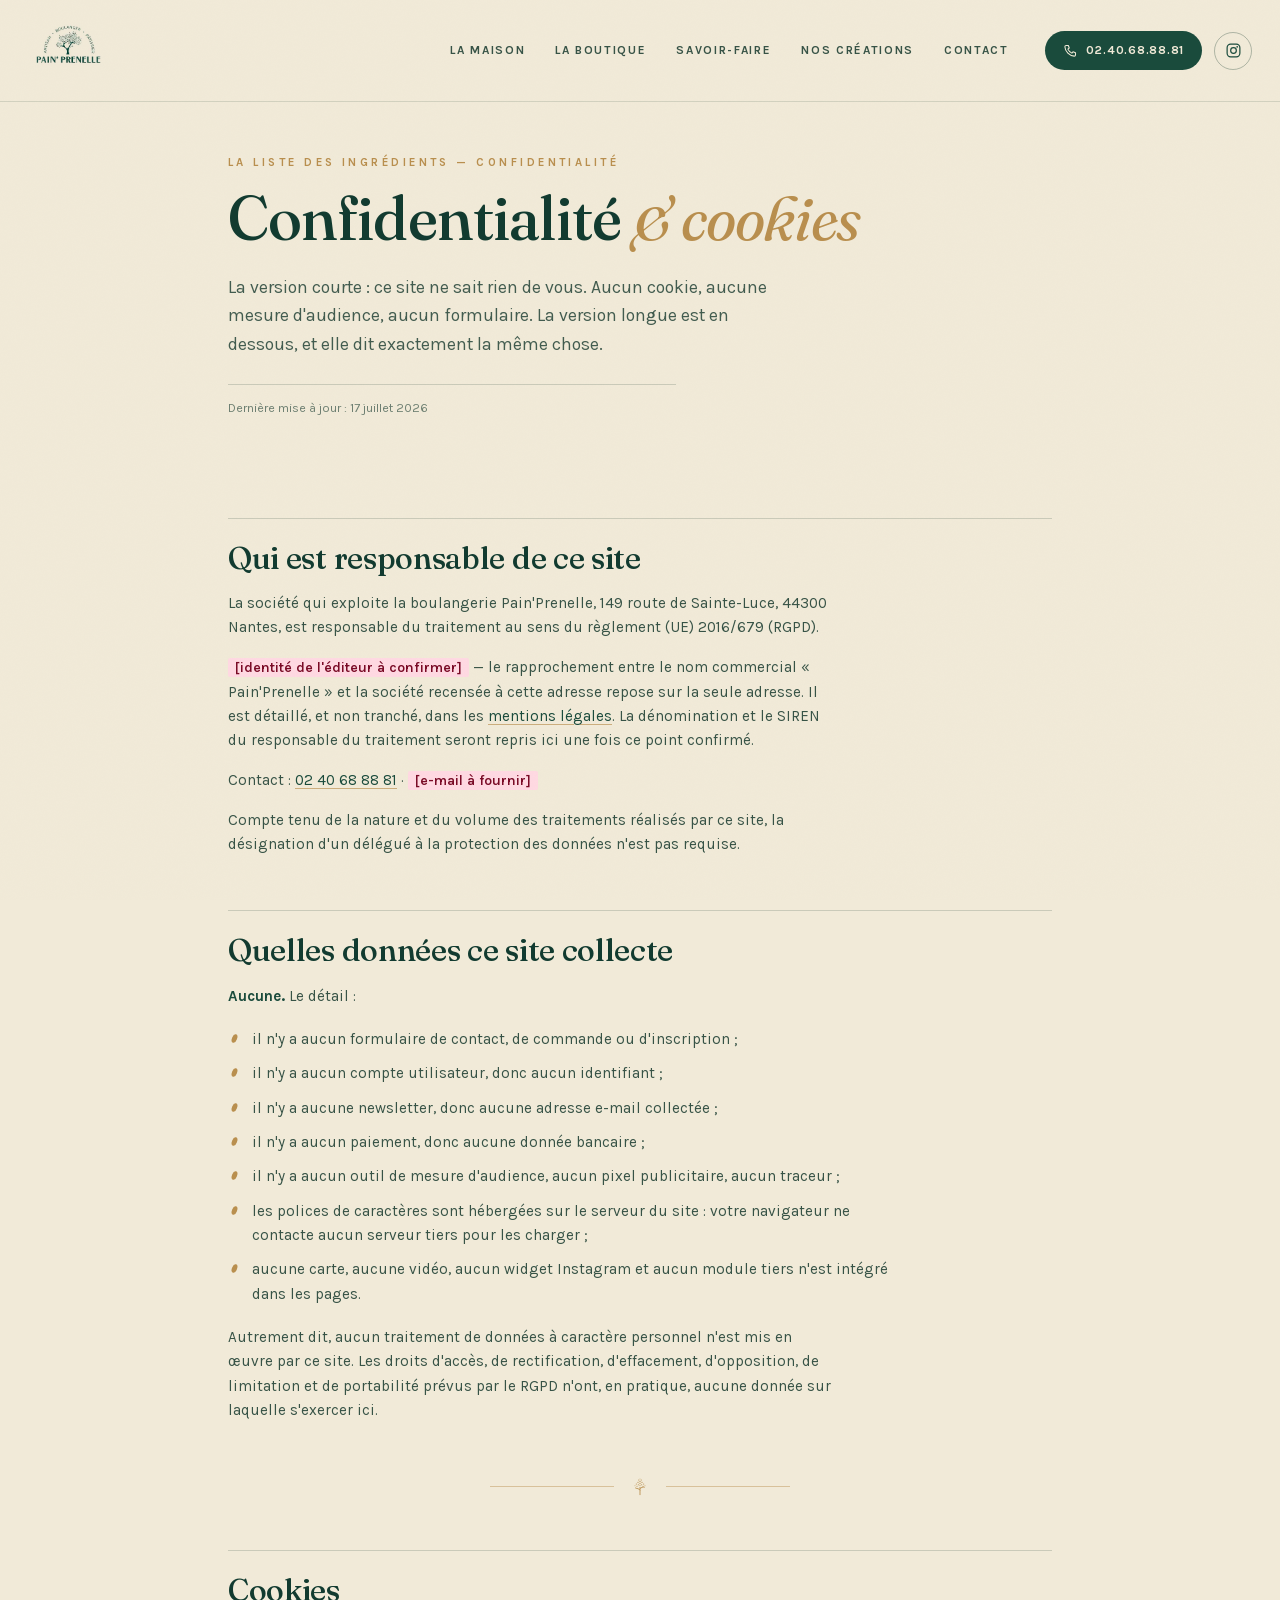
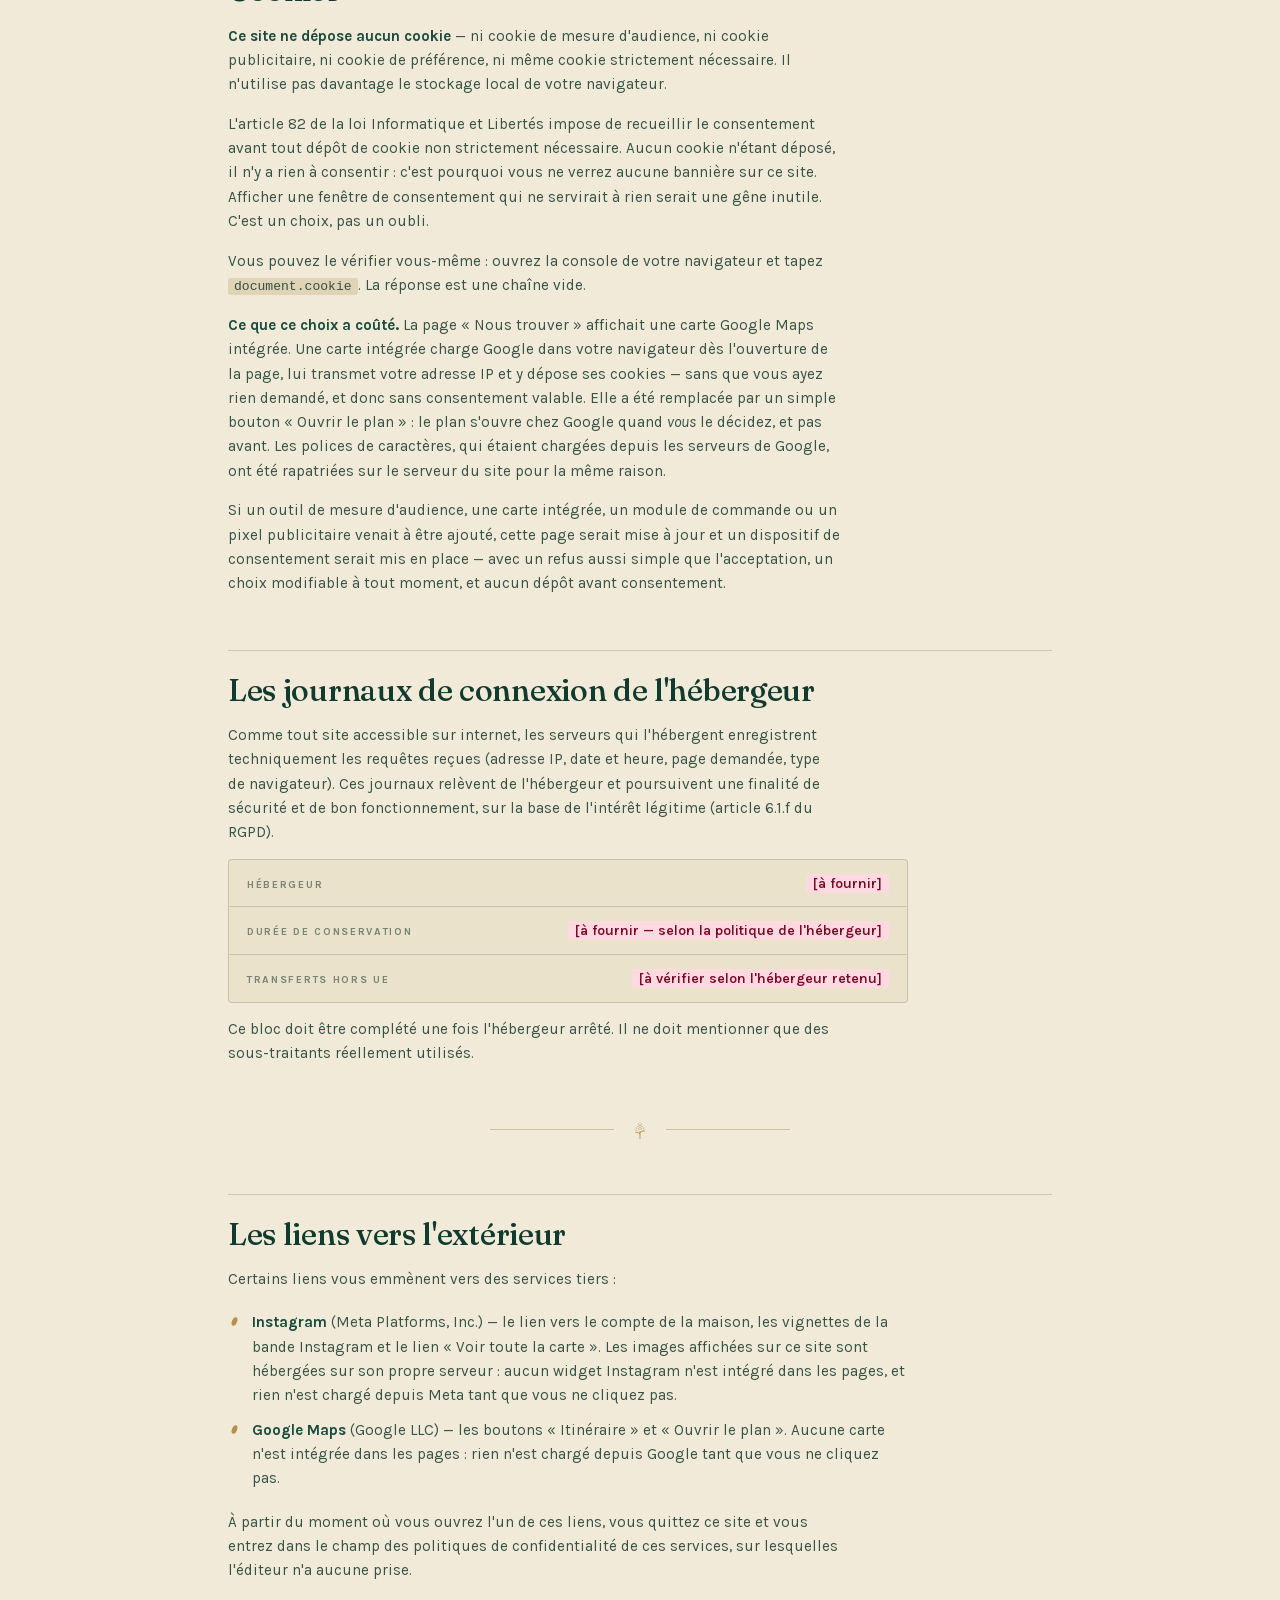
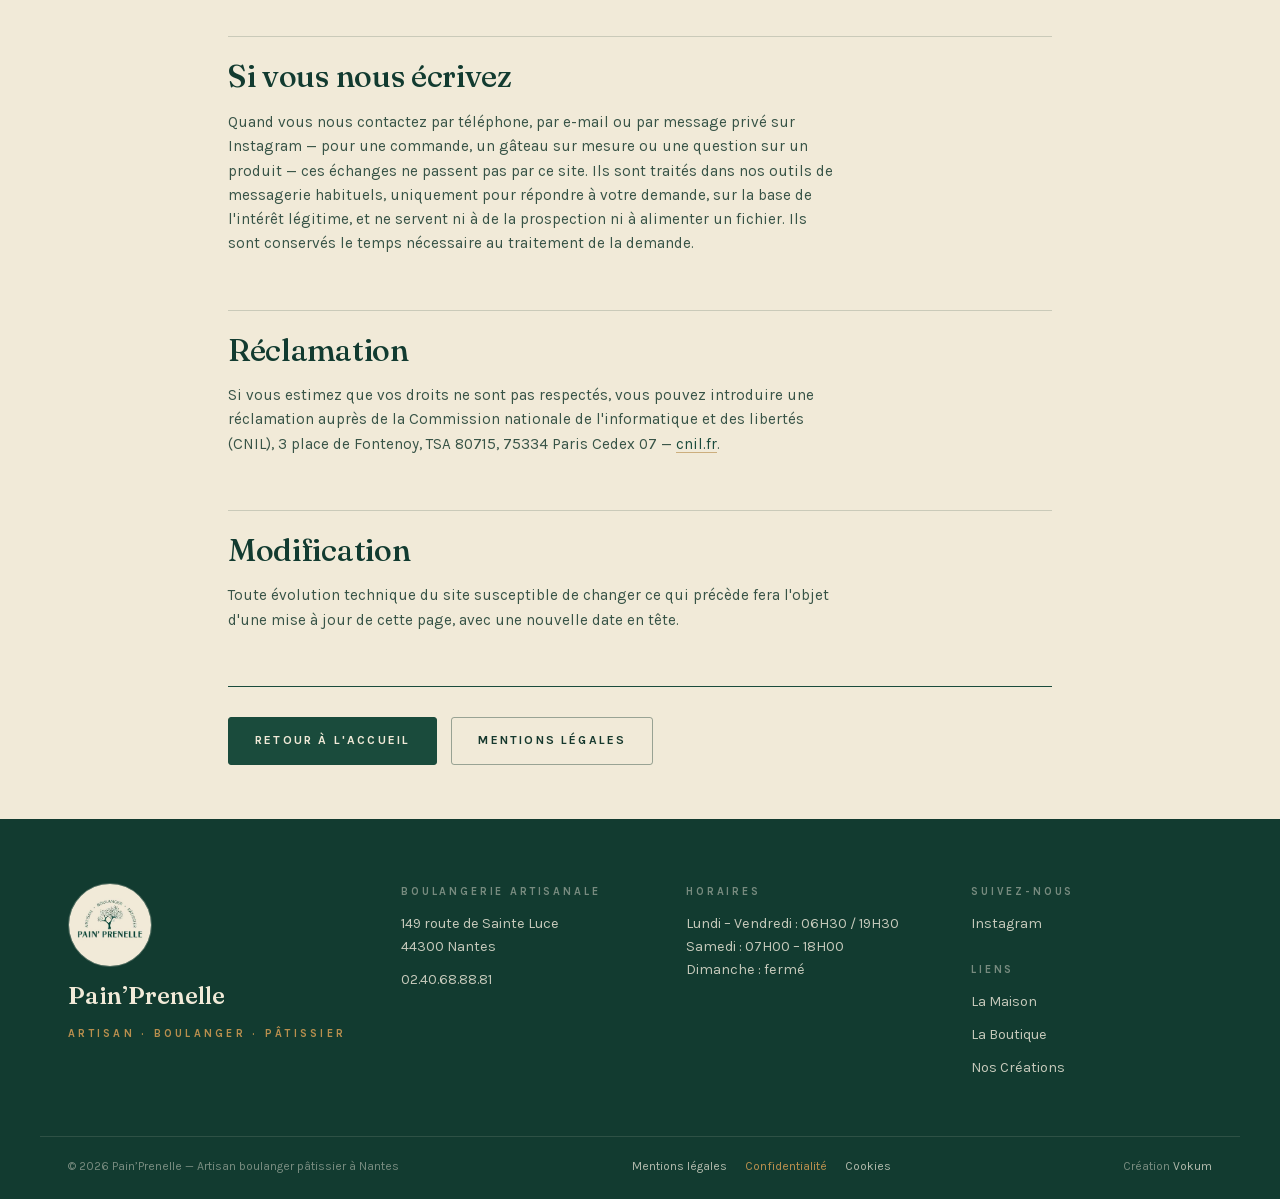
<file: confidentialite.html>
<!DOCTYPE html>
<html lang="fr">
<head>
  <meta charset="UTF-8" />
  <meta name="viewport" content="width=device-width, initial-scale=1.0" />
  <title>Confidentialité &amp; cookies — Pain'Prenelle, boulangerie artisanale à Nantes</title>
  <meta name="description" content="Politique de confidentialité du site de Pain'Prenelle : aucun cookie, aucune mesure d'audience, aucun formulaire. Ce site ne collecte rien." />
  <meta name="robots" content="index, follow" />
  <meta property="og:type" content="website" />
  <meta property="og:title" content="Confidentialité &amp; cookies — Pain'Prenelle" />
  <meta property="og:locale" content="fr_FR" />
  <link rel="preload" href="assets/font/fraunces-normal-latin.woff2" as="font" type="font/woff2" crossorigin />
  <link rel="preload" href="assets/font/karla-normal-latin.woff2" as="font" type="font/woff2" crossorigin />
  <link rel="stylesheet" href="styles.css?v=26" />
  <link rel="icon" href="assets/logo.jpg" />
</head>
<body class="page-legal">

  <!-- ============ NAV ============ -->
  <header class="nav" id="nav">
    <div class="nav__inner">
      <a href="index.html" class="nav__brand">
        <img src="assets/logo.jpg" alt="Pain'Prenelle — Artisan Boulanger Pâtissier" />
      </a>
      <nav class="nav__links">
        <a href="index.html#maison">La Maison</a>
        <a href="index.html#boutique">La Boutique</a>
        <a href="index.html#savoirfaire">Savoir-faire</a>
        <a href="index.html#creations">Nos Créations</a>
        <a href="index.html#contact">Contact</a>
      </nav>
      <div class="nav__right">
        <a href="tel:0240688881" class="nav__tel">
          <svg width="15" height="15" viewBox="0 0 24 24"><use href="#icon-phone"/></svg>
          02.40.68.88.81
        </a>
        <a href="https://www.instagram.com/boulangeriepainprenellenantes/" target="_blank" rel="noopener" class="nav__insta" aria-label="Instagram">
          <svg width="17" height="17" viewBox="0 0 24 24"><use href="#icon-insta"/></svg>
        </a>
      </div>
      <button class="nav__burger" id="burger" aria-label="Menu">
        <span></span><span></span>
      </button>
    </div>
  </header>

  <div class="mobile-menu" id="mobileMenu">
    <a href="index.html#maison">La Maison</a>
    <a href="index.html#boutique">La Boutique</a>
    <a href="index.html#savoirfaire">Savoir-faire</a>
    <a href="index.html#creations">Nos Créations</a>
    <a href="index.html#contact">Contact</a>
    <a href="tel:0240688881" class="mobile-menu__tel">02 40 68 88 81</a>
  </div>

  <main>

    <section class="legal-head">
      <p class="eyebrow">La liste des ingrédients — Confidentialité</p>
      <h1>Confidentialité <em>&amp; cookies</em></h1>
      <p class="legal-lede">
        La version courte : ce site ne sait rien de vous. Aucun cookie, aucune mesure
        d'audience, aucun formulaire. La version longue est en dessous, et elle dit
        exactement la même chose.
      </p>
      <p class="legal-maj">Dernière mise à jour : 17 juillet 2026</p>
    </section>

    <section class="legal">

      <h2>Qui est responsable de ce site</h2>
      <p>
        La société qui exploite la boulangerie Pain'Prenelle, 149 route de Sainte-Luce,
        44300 Nantes, est responsable du traitement au sens du règlement (UE) 2016/679
        (RGPD).
      </p>
      <p>
        <span class="manque">[identité de l'éditeur à confirmer]</span> — le rapprochement
        entre le nom commercial « Pain'Prenelle » et la société recensée à cette adresse
        repose sur la seule adresse. Il est détaillé, et non tranché, dans les
        <a href="mentions-legales.html">mentions légales</a>. La dénomination et le SIREN du
        responsable du traitement seront repris ici une fois ce point confirmé.
      </p>
      <p>
        Contact : <a href="tel:0240688881">02 40 68 88 81</a> ·
        <span class="manque">[e-mail à fournir]</span>
      </p>
      <p>
        Compte tenu de la nature et du volume des traitements réalisés par ce site, la
        désignation d'un délégué à la protection des données n'est pas requise.
      </p>

      <h2>Quelles données ce site collecte</h2>
      <p><strong>Aucune.</strong> Le détail :</p>
      <ul>
        <li>il n'y a aucun formulaire de contact, de commande ou d'inscription ;</li>
        <li>il n'y a aucun compte utilisateur, donc aucun identifiant ;</li>
        <li>il n'y a aucune newsletter, donc aucune adresse e-mail collectée ;</li>
        <li>il n'y a aucun paiement, donc aucune donnée bancaire ;</li>
        <li>il n'y a aucun outil de mesure d'audience, aucun pixel publicitaire, aucun traceur ;</li>
        <li>les polices de caractères sont hébergées sur le serveur du site : votre navigateur
            ne contacte aucun serveur tiers pour les charger ;</li>
        <li>aucune carte, aucune vidéo, aucun widget Instagram et aucun module tiers n'est
            intégré dans les pages.</li>
      </ul>
      <p>
        Autrement dit, aucun traitement de données à caractère personnel n'est mis en œuvre
        par ce site. Les droits d'accès, de rectification, d'effacement, d'opposition, de
        limitation et de portabilité prévus par le RGPD n'ont, en pratique, aucune donnée sur
        laquelle s'exercer ici.
      </p>

      <div class="legal-sep" aria-hidden="true">
        <i></i>
        <svg width="20" height="20" viewBox="0 0 60 60"><use href="#tree-icon"/></svg>
        <i></i>
      </div>

      <h2 id="cookies">Cookies</h2>
      <p>
        <strong>Ce site ne dépose aucun cookie</strong> — ni cookie de mesure d'audience, ni
        cookie publicitaire, ni cookie de préférence, ni même cookie strictement nécessaire.
        Il n'utilise pas davantage le stockage local de votre navigateur.
      </p>
      <p>
        L'article 82 de la loi Informatique et Libertés impose de recueillir le consentement
        avant tout dépôt de cookie non strictement nécessaire. Aucun cookie n'étant déposé,
        il n'y a rien à consentir : c'est pourquoi vous ne verrez aucune bannière sur ce site.
        Afficher une fenêtre de consentement qui ne servirait à rien serait une gêne inutile.
        C'est un choix, pas un oubli.
      </p>
      <p>
        Vous pouvez le vérifier vous-même : ouvrez la console de votre navigateur et tapez
        <code>document.cookie</code>. La réponse est une chaîne vide.
      </p>
      <p>
        <strong>Ce que ce choix a coûté.</strong> La page « Nous trouver » affichait une carte
        Google Maps intégrée. Une carte intégrée charge Google dans votre navigateur dès
        l'ouverture de la page, lui transmet votre adresse IP et y dépose ses cookies —
        sans que vous ayez rien demandé, et donc sans consentement valable. Elle a été
        remplacée par un simple bouton « Ouvrir le plan » : le plan s'ouvre chez Google
        quand <em>vous</em> le décidez, et pas avant. Les polices de caractères, qui étaient
        chargées depuis les serveurs de Google, ont été rapatriées sur le serveur du site
        pour la même raison.
      </p>
      <p>
        Si un outil de mesure d'audience, une carte intégrée, un module de commande ou un
        pixel publicitaire venait à être ajouté, cette page serait mise à jour et un dispositif
        de consentement serait mis en place — avec un refus aussi simple que l'acceptation, un
        choix modifiable à tout moment, et aucun dépôt avant consentement.
      </p>

      <h2>Les journaux de connexion de l'hébergeur</h2>
      <p>
        Comme tout site accessible sur internet, les serveurs qui l'hébergent enregistrent
        techniquement les requêtes reçues (adresse IP, date et heure, page demandée, type de
        navigateur). Ces journaux relèvent de l'hébergeur et poursuivent une finalité de
        sécurité et de bon fonctionnement, sur la base de l'intérêt légitime
        (article 6.1.f du RGPD).
      </p>
      <ul class="legal-id">
        <li><span class="k">Hébergeur</span><span class="lead"></span><span class="v"><span class="manque">[à fournir]</span></span></li>
        <li><span class="k">Durée de conservation</span><span class="lead"></span><span class="v"><span class="manque">[à fournir — selon la politique de l'hébergeur]</span></span></li>
        <li><span class="k">Transferts hors UE</span><span class="lead"></span><span class="v"><span class="manque">[à vérifier selon l'hébergeur retenu]</span></span></li>
      </ul>
      <p>
        Ce bloc doit être complété une fois l'hébergeur arrêté. Il ne doit mentionner que des
        sous-traitants réellement utilisés.
      </p>

      <div class="legal-sep" aria-hidden="true">
        <i></i>
        <svg width="20" height="20" viewBox="0 0 60 60"><use href="#tree-icon"/></svg>
        <i></i>
      </div>

      <h2>Les liens vers l'extérieur</h2>
      <p>Certains liens vous emmènent vers des services tiers :</p>
      <ul>
        <li><strong>Instagram</strong> (Meta Platforms, Inc.) — le lien vers le compte de la
            maison, les vignettes de la bande Instagram et le lien « Voir toute la carte ».
            Les images affichées sur ce site sont hébergées sur son propre serveur : aucun
            widget Instagram n'est intégré dans les pages, et rien n'est chargé depuis Meta
            tant que vous ne cliquez pas.</li>
        <li><strong>Google Maps</strong> (Google LLC) — les boutons « Itinéraire » et
            « Ouvrir le plan ». Aucune carte n'est intégrée dans les pages : rien n'est
            chargé depuis Google tant que vous ne cliquez pas.</li>
      </ul>
      <p>
        À partir du moment où vous ouvrez l'un de ces liens, vous quittez ce site et vous
        entrez dans le champ des politiques de confidentialité de ces services, sur lesquelles
        l'éditeur n'a aucune prise.
      </p>

      <h2>Si vous nous écrivez</h2>
      <p>
        Quand vous nous contactez par téléphone, par e-mail ou par message privé sur Instagram
        — pour une commande, un gâteau sur mesure ou une question sur un produit — ces
        échanges ne passent pas par ce site. Ils sont traités dans nos outils de messagerie
        habituels, uniquement pour répondre à votre demande, sur la base de l'intérêt légitime,
        et ne servent ni à de la prospection ni à alimenter un fichier. Ils sont conservés le
        temps nécessaire au traitement de la demande.
      </p>

      <h2>Réclamation</h2>
      <p>
        Si vous estimez que vos droits ne sont pas respectés, vous pouvez introduire une
        réclamation auprès de la Commission nationale de l'informatique et des libertés
        (CNIL), 3 place de Fontenoy, TSA 80715, 75334 Paris Cedex 07 —
        <a href="https://www.cnil.fr" target="_blank" rel="noopener noreferrer">cnil.fr</a>.
      </p>

      <h2>Modification</h2>
      <p>
        Toute évolution technique du site susceptible de changer ce qui précède fera l'objet
        d'une mise à jour de cette page, avec une nouvelle date en tête.
      </p>

      <div class="legal-actions">
        <a class="btn btn--solid" href="index.html">Retour à l'accueil</a>
        <a class="btn btn--outline" href="mentions-legales.html">Mentions légales</a>
      </div>

    </section>

  </main>

  <!-- ============ FOOTER ============ -->
  <footer class="footer">
    <div class="container footer__inner">
      <div class="footer__brand">
        <img class="footer__logo" src="assets/logo.jpg" alt="Logo Pain'Prenelle" />
        <span class="footer__name">Pain’Prenelle</span>
        <span class="footer__tag">Artisan · Boulanger · Pâtissier</span>
      </div>
      <div class="footer__col">
        <span class="footer__col-title">Boulangerie artisanale</span>
        <p>149 route de Sainte Luce<br/>44300 Nantes</p>
        <a href="tel:0240688881">02.40.68.88.81</a>
      </div>
      <div class="footer__col">
        <span class="footer__col-title">Horaires</span>
        <p>Lundi – Vendredi : 06H30 / 19H30<br/>Samedi : 07H00 – 18H00<br/>Dimanche : fermé</p>
      </div>
      <div class="footer__col">
        <span class="footer__col-title">Suivez-nous</span>
        <a href="https://www.instagram.com/boulangeriepainprenellenantes/" target="_blank" rel="noopener">Instagram</a>
        <span class="footer__col-title footer__col-title--gap">Liens</span>
        <a href="index.html#maison">La Maison</a>
        <a href="index.html#boutique">La Boutique</a>
        <a href="index.html#creations">Nos Créations</a>
      </div>
    </div>
    <div class="footer__legal container">
      <span>© 2026 Pain’Prenelle — Artisan boulanger pâtissier à Nantes</span>
      <nav class="footer__legal-nav" aria-label="Liens légaux">
        <a href="mentions-legales.html">Mentions légales</a>
        <a href="confidentialite.html" aria-current="page">Confidentialité</a>
        <a href="confidentialite.html#cookies">Cookies</a>
      </nav>
      <span>Création <a href="https://vokumagency.com" target="_blank" rel="noopener">Vokum</a></span>
    </div>
  </footer>

  <!-- ============ SVG DEFS ============ -->
  <svg width="0" height="0" style="position:absolute" aria-hidden="true">
    <defs>
      <!-- Arbre du logo -->
      <g id="tree-icon">
        <path d="M30 56 L30 34 M30 42 C26 38 22 37 18 37 M30 38 C34 34 38 33 42 33"
              fill="none" stroke="currentColor" stroke-width="2.6" stroke-linecap="round"/>
        <g fill="currentColor">
          <circle cx="30" cy="16" r="2.1"/><circle cx="24" cy="19" r="1.8"/><circle cx="36" cy="19" r="1.8"/>
          <circle cx="19" cy="24" r="1.7"/><circle cx="41" cy="24" r="1.7"/><circle cx="30" cy="22" r="1.9"/>
          <circle cx="25" cy="26" r="1.6"/><circle cx="35" cy="26" r="1.6"/><circle cx="15" cy="29" r="1.4"/>
          <circle cx="45" cy="29" r="1.4"/><circle cx="21" cy="31" r="1.5"/><circle cx="39" cy="31" r="1.5"/>
          <circle cx="30" cy="28" r="1.6"/><circle cx="26" cy="12" r="1.5"/><circle cx="34" cy="12" r="1.5"/>
          <circle cx="30" cy="9" r="1.3"/><circle cx="17" cy="34" r="1.2"/><circle cx="43" cy="34" r="1.2"/>
        </g>
      </g>
      <g id="icon-phone" fill="none" stroke="currentColor" stroke-width="1.7" stroke-linecap="round" stroke-linejoin="round">
        <path d="M5 4 L8.5 4 L10 8 L7.8 9.8 C8.9 12.2 11.8 15.1 14.2 16.2 L16 14 L20 15.5 L20 19 C20 20.1 19.1 21 18 21 C10.3 20.6 3.4 13.7 3 6 C3 4.9 3.9 4 5 4 Z"/>
      </g>
      <g id="icon-insta">
        <rect x="3" y="3" width="18" height="18" rx="5" fill="none" stroke="currentColor" stroke-width="1.7"/>
        <circle cx="12" cy="12" r="4" fill="none" stroke="currentColor" stroke-width="1.7"/>
        <circle cx="17.2" cy="6.8" r="1.2" fill="currentColor"/>
      </g>
    </defs>
  </svg>

  <script src="main.js?v=5"></script>
</body>
</html>
</file>
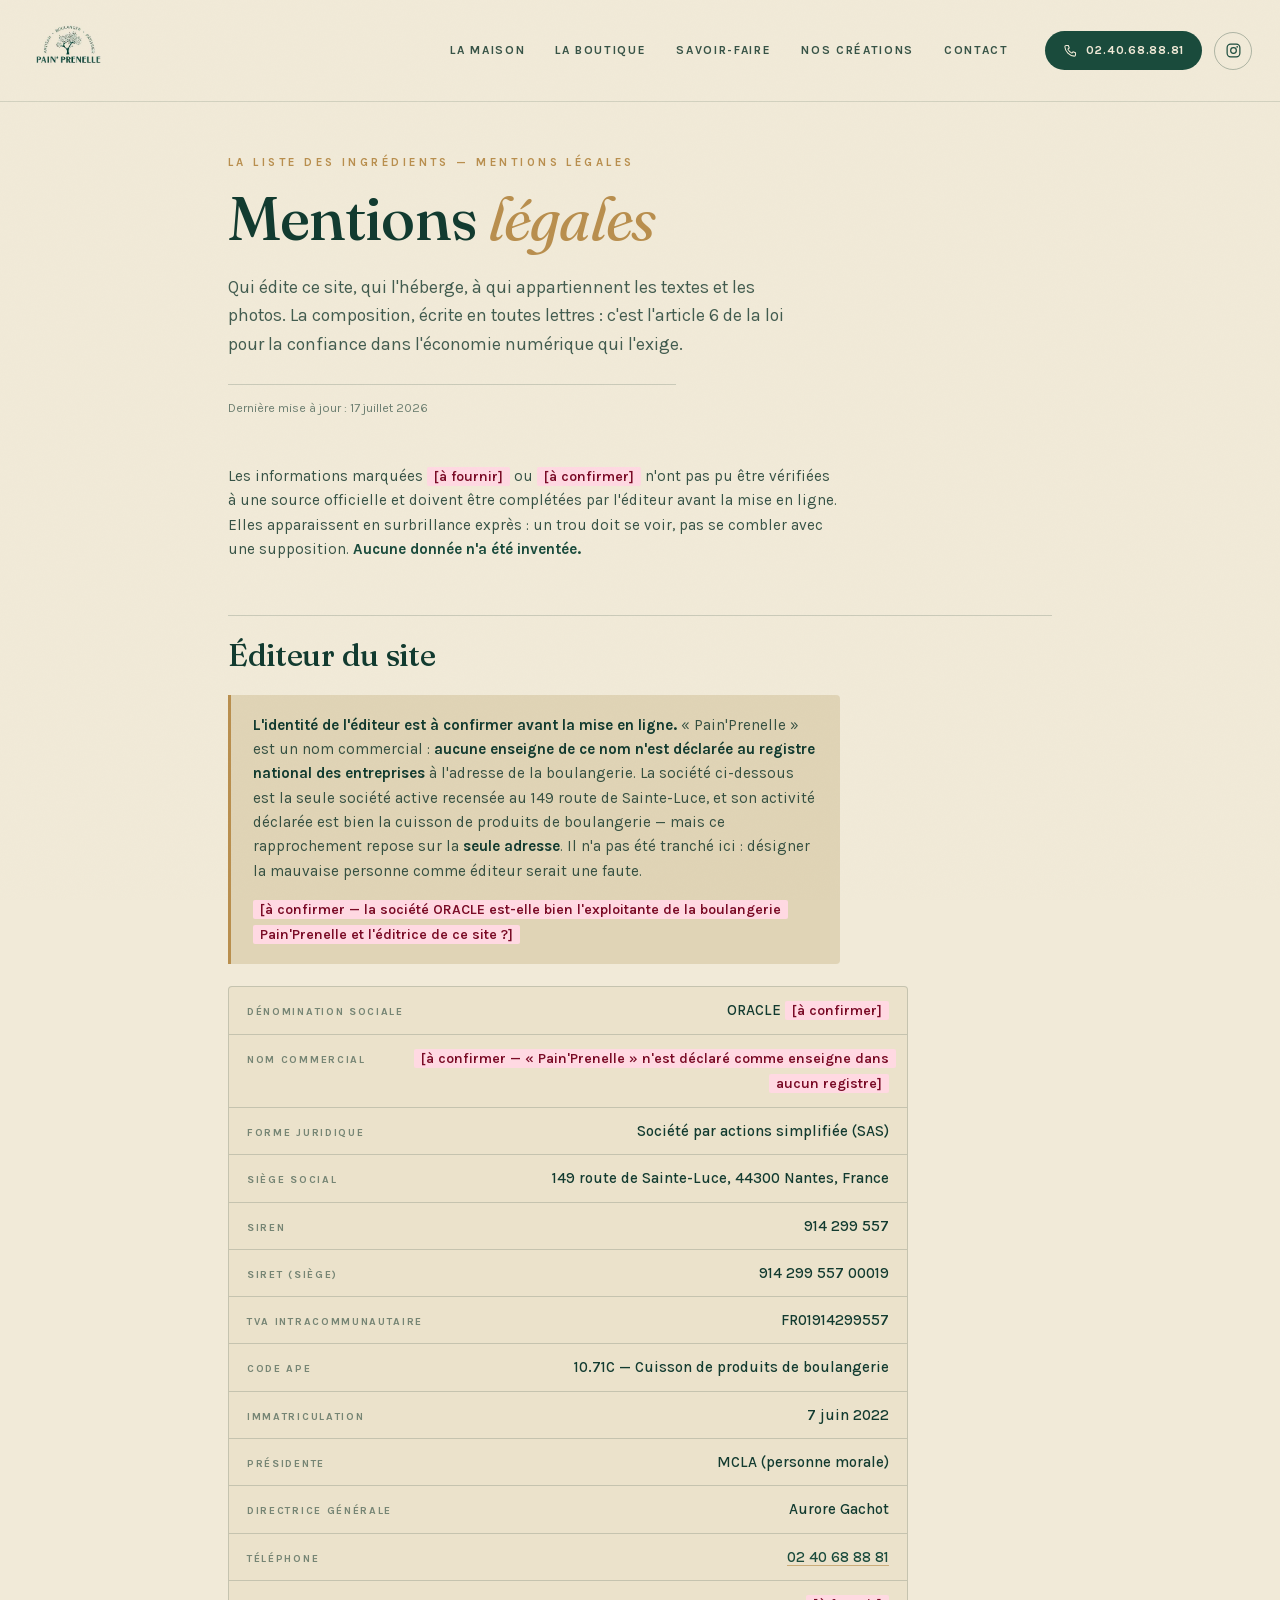
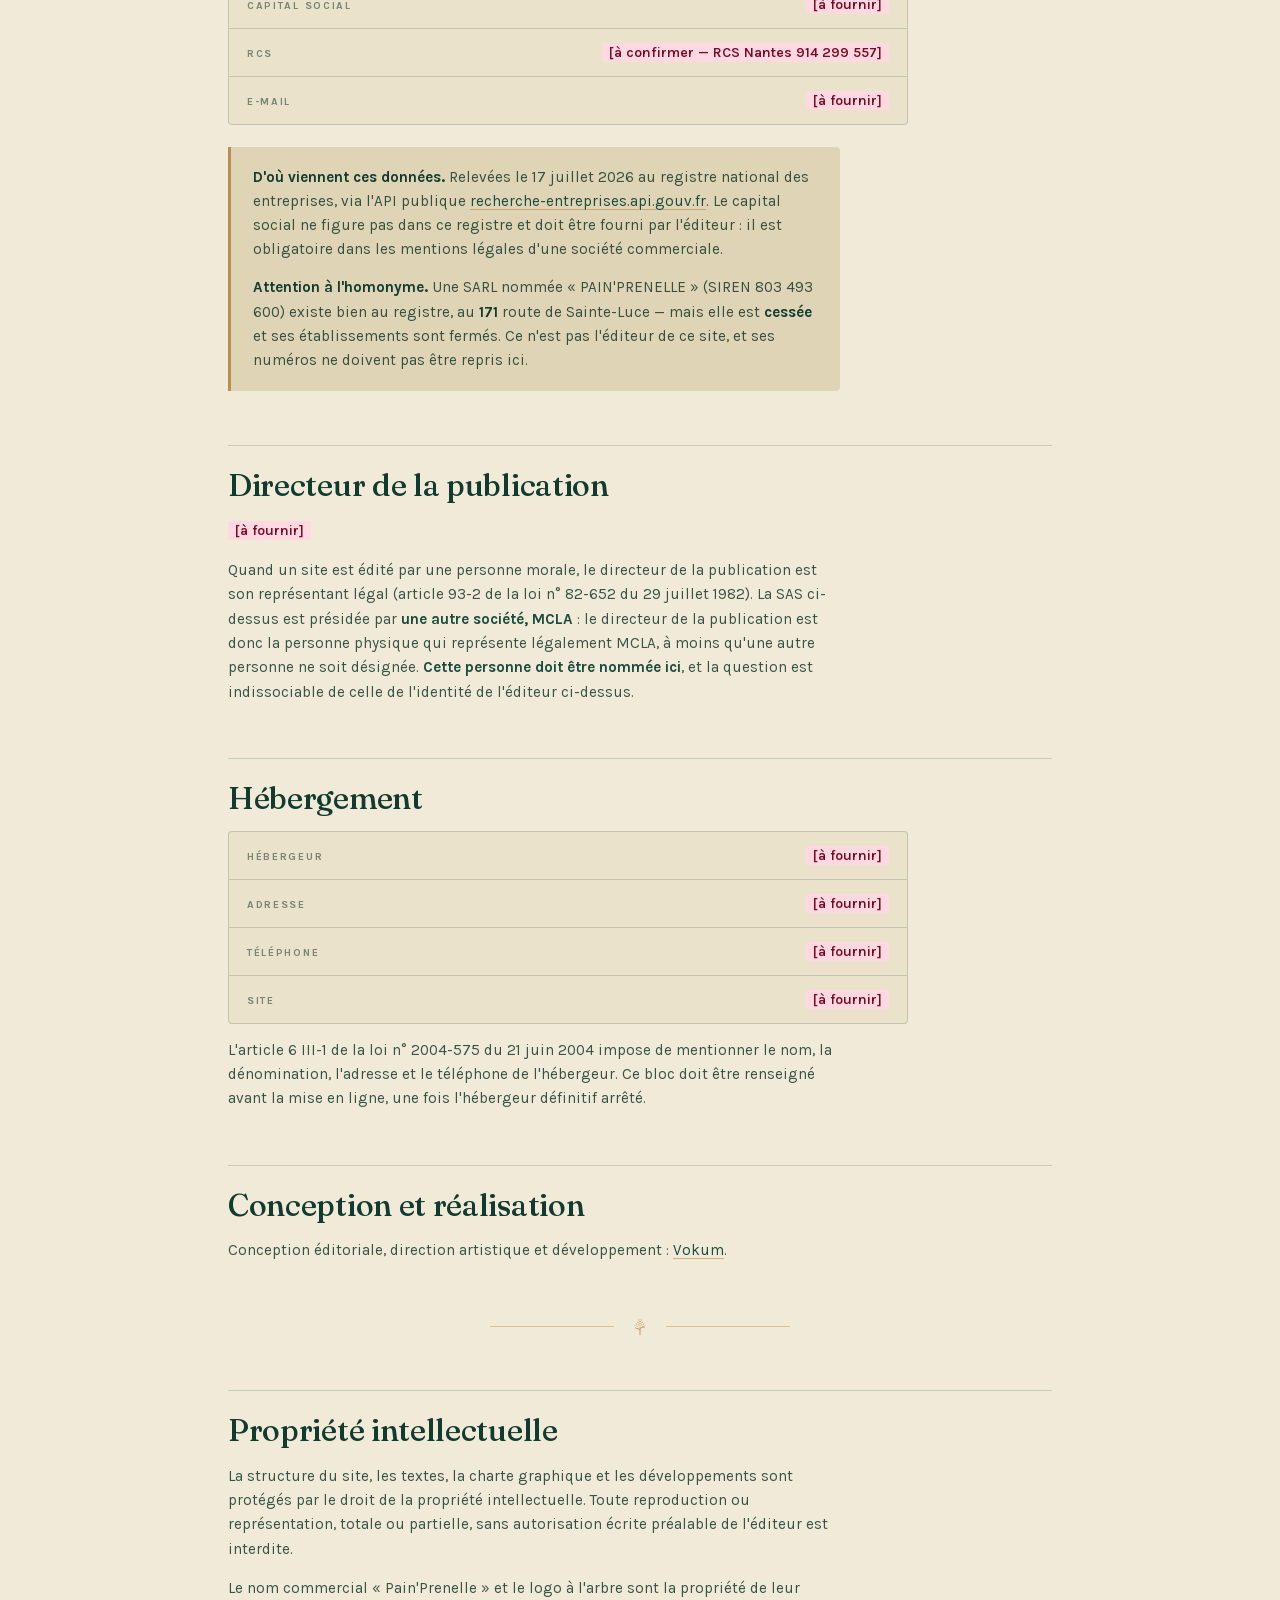
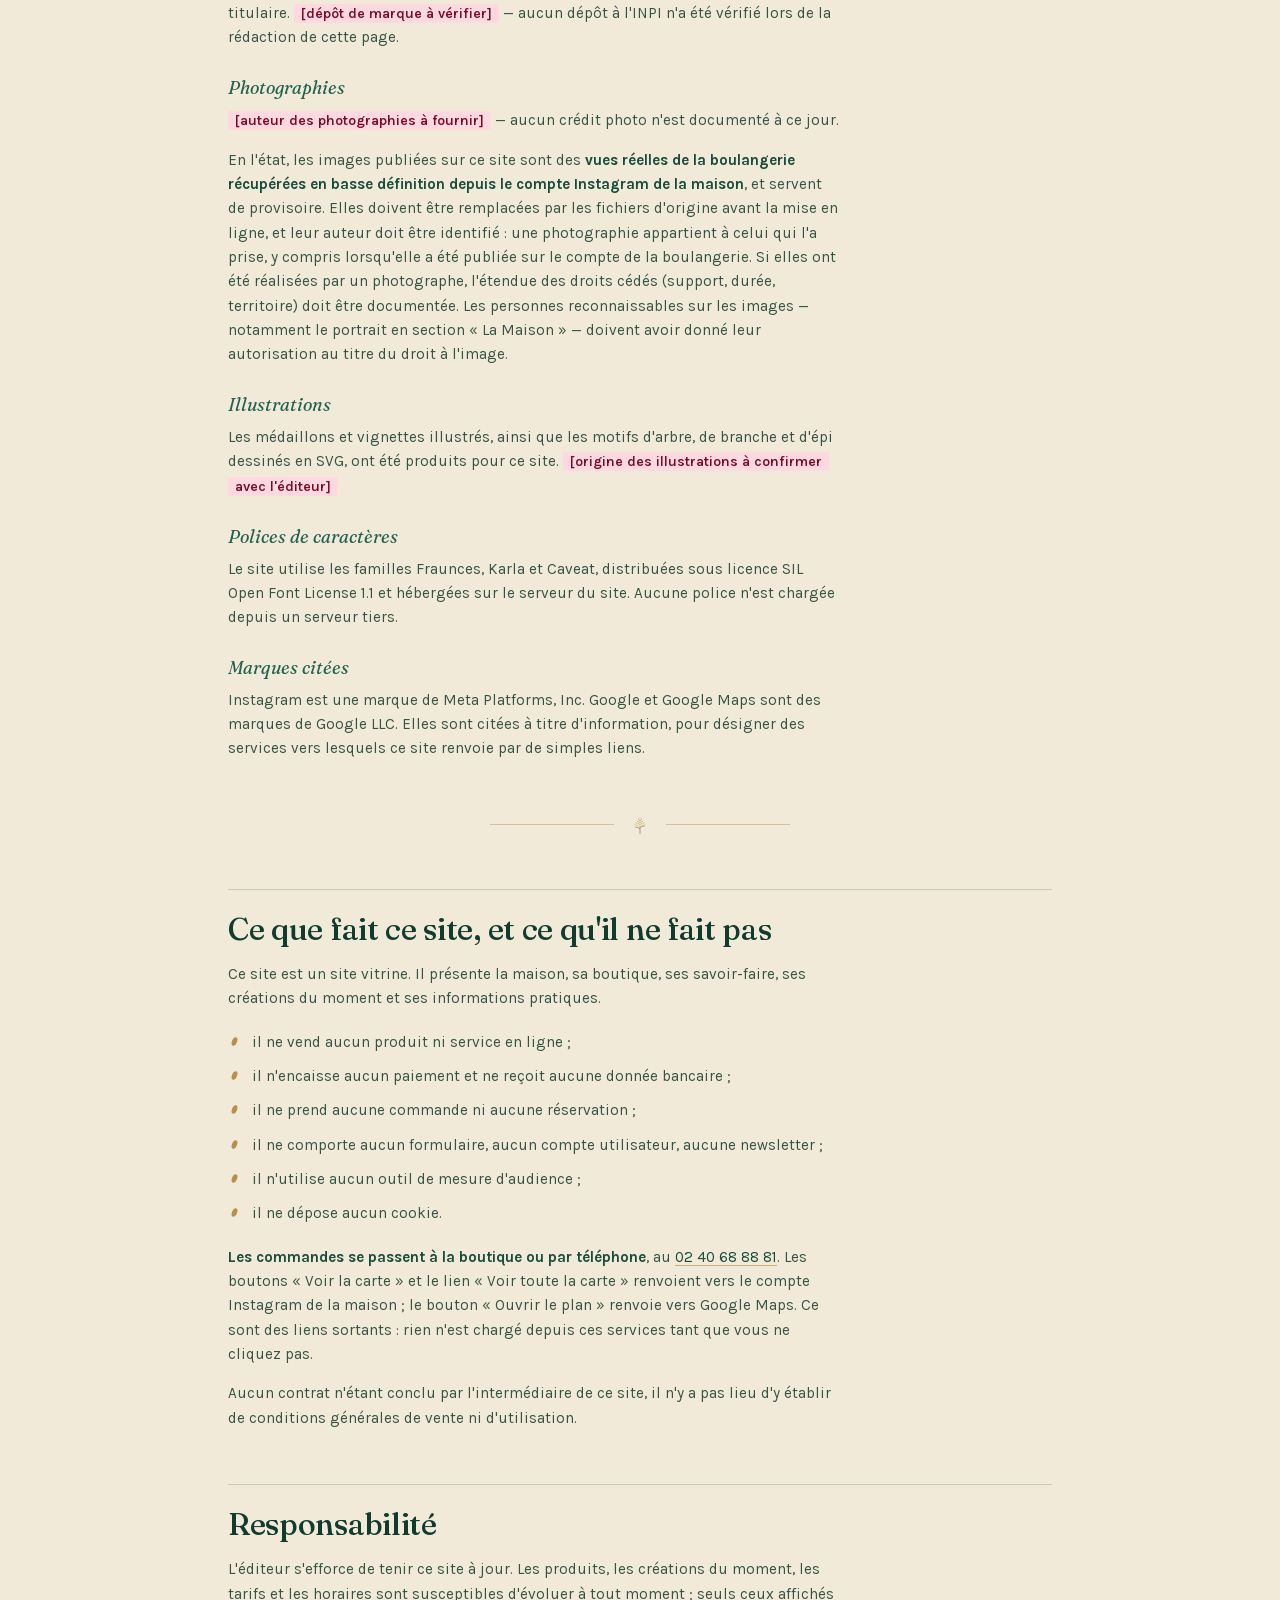
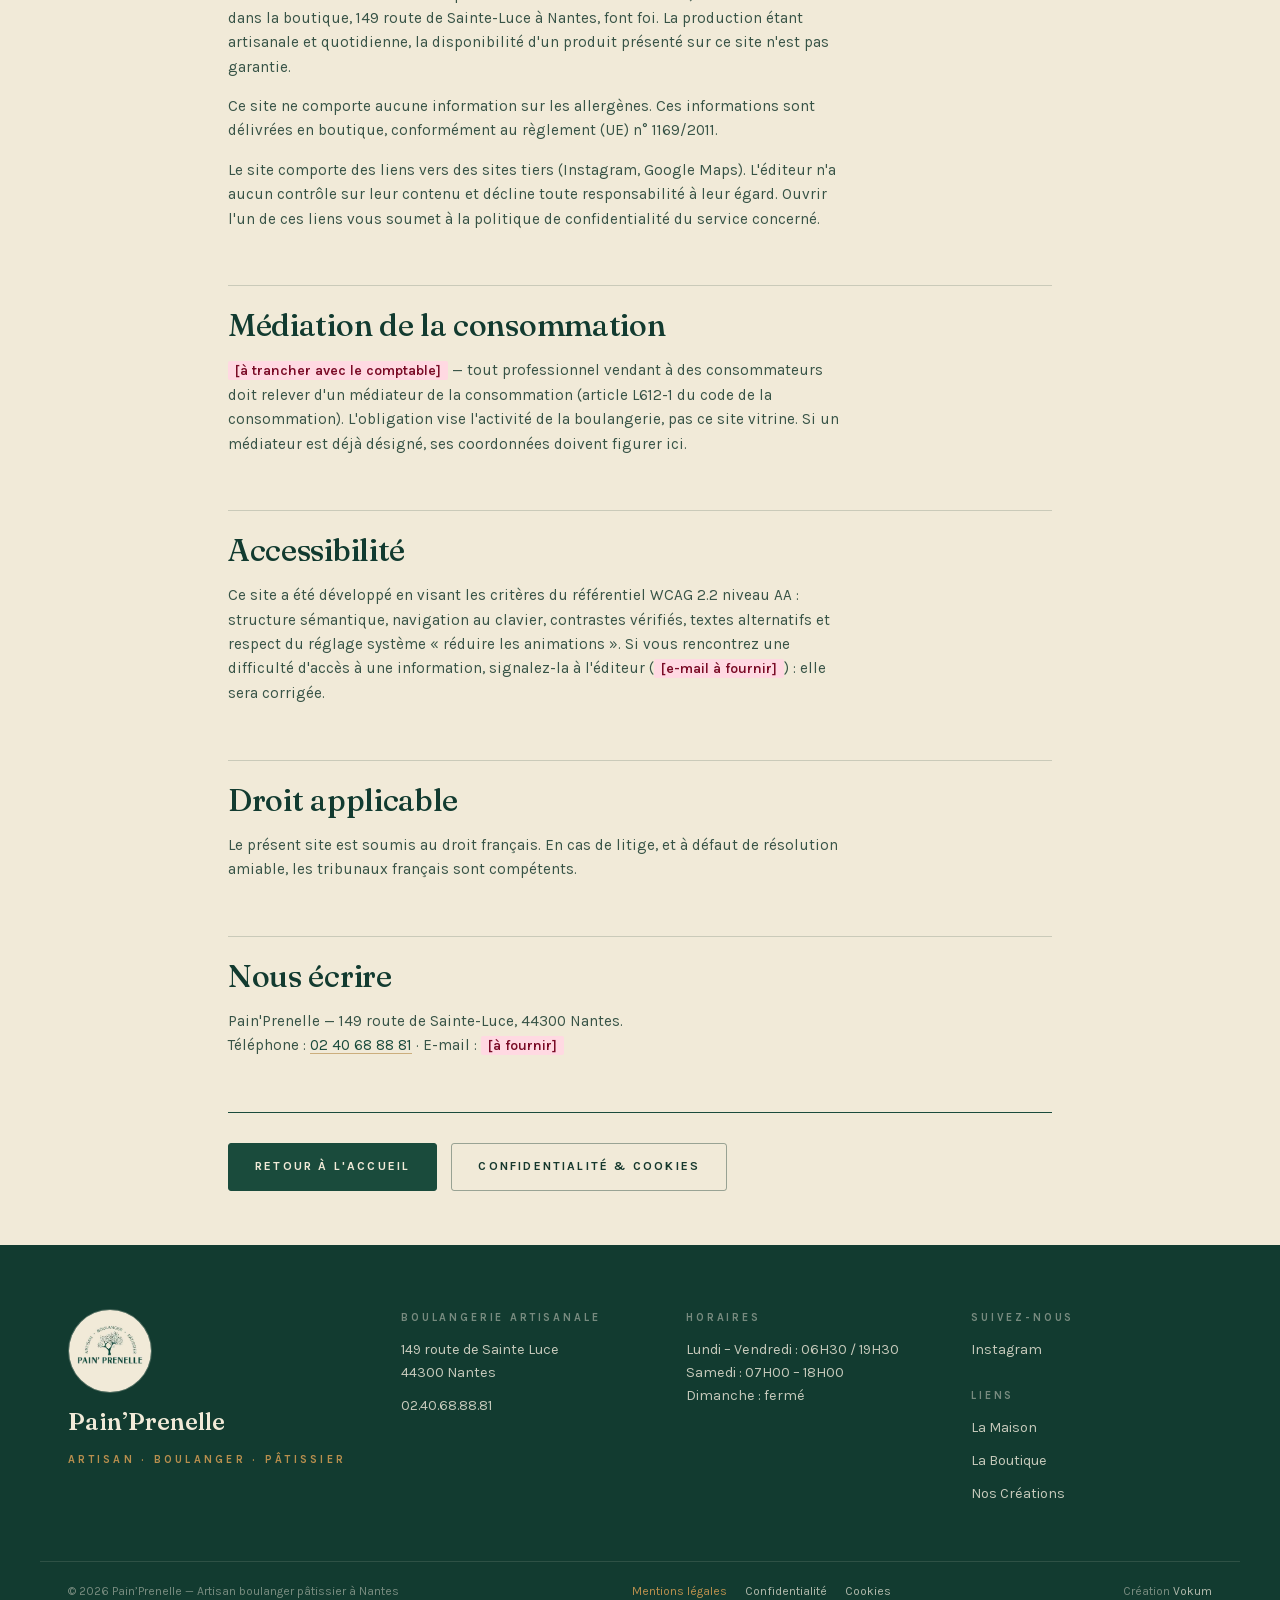
<file: mentions-legales.html>
<!DOCTYPE html>
<html lang="fr">
<head>
  <meta charset="UTF-8" />
  <meta name="viewport" content="width=device-width, initial-scale=1.0" />
  <title>Mentions légales — Pain'Prenelle, boulangerie artisanale à Nantes</title>
  <meta name="description" content="Mentions légales du site de Pain'Prenelle, boulangerie-pâtisserie artisanale au 149 route de Sainte-Luce à Nantes." />
  <meta name="robots" content="index, follow" />
  <meta property="og:type" content="website" />
  <meta property="og:title" content="Mentions légales — Pain'Prenelle" />
  <meta property="og:locale" content="fr_FR" />
  <link rel="preload" href="assets/font/fraunces-normal-latin.woff2" as="font" type="font/woff2" crossorigin />
  <link rel="preload" href="assets/font/karla-normal-latin.woff2" as="font" type="font/woff2" crossorigin />
  <link rel="stylesheet" href="styles.css?v=26" />
  <link rel="icon" href="assets/logo.jpg" />
</head>
<body class="page-legal">

  <!-- ============ NAV ============ -->
  <header class="nav" id="nav">
    <div class="nav__inner">
      <a href="index.html" class="nav__brand">
        <img src="assets/logo.jpg" alt="Pain'Prenelle — Artisan Boulanger Pâtissier" />
      </a>
      <nav class="nav__links">
        <a href="index.html#maison">La Maison</a>
        <a href="index.html#boutique">La Boutique</a>
        <a href="index.html#savoirfaire">Savoir-faire</a>
        <a href="index.html#creations">Nos Créations</a>
        <a href="index.html#contact">Contact</a>
      </nav>
      <div class="nav__right">
        <a href="tel:0240688881" class="nav__tel">
          <svg width="15" height="15" viewBox="0 0 24 24"><use href="#icon-phone"/></svg>
          02.40.68.88.81
        </a>
        <a href="https://www.instagram.com/boulangeriepainprenellenantes/" target="_blank" rel="noopener" class="nav__insta" aria-label="Instagram">
          <svg width="17" height="17" viewBox="0 0 24 24"><use href="#icon-insta"/></svg>
        </a>
      </div>
      <button class="nav__burger" id="burger" aria-label="Menu">
        <span></span><span></span>
      </button>
    </div>
  </header>

  <div class="mobile-menu" id="mobileMenu">
    <a href="index.html#maison">La Maison</a>
    <a href="index.html#boutique">La Boutique</a>
    <a href="index.html#savoirfaire">Savoir-faire</a>
    <a href="index.html#creations">Nos Créations</a>
    <a href="index.html#contact">Contact</a>
    <a href="tel:0240688881" class="mobile-menu__tel">02 40 68 88 81</a>
  </div>

  <main>

    <section class="legal-head">
      <p class="eyebrow">La liste des ingrédients — Mentions légales</p>
      <h1>Mentions <em>légales</em></h1>
      <p class="legal-lede">
        Qui édite ce site, qui l'héberge, à qui appartiennent les textes et les photos.
        La composition, écrite en toutes lettres : c'est l'article 6 de la loi pour la
        confiance dans l'économie numérique qui l'exige.
      </p>
      <p class="legal-maj">Dernière mise à jour : 17 juillet 2026</p>
    </section>

    <section class="legal">

      <p>
        Les informations marquées <span class="manque">[à fournir]</span> ou
        <span class="manque">[à confirmer]</span> n'ont pas pu être vérifiées à une source
        officielle et doivent être complétées par l'éditeur avant la mise en ligne. Elles
        apparaissent en surbrillance exprès : un trou doit se voir, pas se combler avec une
        supposition. <strong>Aucune donnée n'a été inventée.</strong>
      </p>

      <h2>Éditeur du site</h2>

      <div class="legal-source">
        <p>
          <strong>L'identité de l'éditeur est à confirmer avant la mise en ligne.</strong>
          « Pain'Prenelle » est un nom commercial : <strong>aucune enseigne de ce nom n'est
          déclarée au registre national des entreprises</strong> à l'adresse de la boulangerie.
          La société ci-dessous est la seule société active recensée au 149 route de
          Sainte-Luce, et son activité déclarée est bien la cuisson de produits de boulangerie
          — mais ce rapprochement repose sur la <strong>seule adresse</strong>. Il n'a pas été
          tranché ici : désigner la mauvaise personne comme éditeur serait une faute.
        </p>
        <p>
          <span class="manque">[à confirmer — la société ORACLE est-elle bien l'exploitante
          de la boulangerie Pain'Prenelle et l'éditrice de ce site ?]</span>
        </p>
      </div>

      <ul class="legal-id">
        <li><span class="k">Dénomination sociale</span><span class="lead"></span><span class="v">ORACLE <span class="manque">[à confirmer]</span></span></li>
        <li><span class="k">Nom commercial</span><span class="lead"></span><span class="v"><span class="manque">[à confirmer — « Pain'Prenelle » n'est déclaré comme enseigne dans aucun registre]</span></span></li>
        <li><span class="k">Forme juridique</span><span class="lead"></span><span class="v">Société par actions simplifiée (SAS)</span></li>
        <li><span class="k">Siège social</span><span class="lead"></span><span class="v">149 route de Sainte-Luce, 44300 Nantes, France</span></li>
        <li><span class="k">SIREN</span><span class="lead"></span><span class="v">914 299 557</span></li>
        <li><span class="k">SIRET (siège)</span><span class="lead"></span><span class="v">914 299 557 00019</span></li>
        <li><span class="k">TVA intracommunautaire</span><span class="lead"></span><span class="v">FR01914299557</span></li>
        <li><span class="k">Code APE</span><span class="lead"></span><span class="v">10.71C — Cuisson de produits de boulangerie</span></li>
        <li><span class="k">Immatriculation</span><span class="lead"></span><span class="v">7 juin 2022</span></li>
        <li><span class="k">Présidente</span><span class="lead"></span><span class="v">MCLA (personne morale)</span></li>
        <li><span class="k">Directrice générale</span><span class="lead"></span><span class="v">Aurore Gachot</span></li>
        <li><span class="k">Téléphone</span><span class="lead"></span><span class="v"><a href="tel:0240688881">02 40 68 88 81</a></span></li>
        <li><span class="k">Capital social</span><span class="lead"></span><span class="v"><span class="manque">[à fournir]</span></span></li>
        <li><span class="k">RCS</span><span class="lead"></span><span class="v"><span class="manque">[à confirmer — RCS Nantes 914 299 557]</span></span></li>
        <li><span class="k">E-mail</span><span class="lead"></span><span class="v"><span class="manque">[à fournir]</span></span></li>
      </ul>

      <div class="legal-source">
        <p>
          <strong>D'où viennent ces données.</strong> Relevées le 17 juillet 2026 au registre
          national des entreprises, via l'API publique
          <a href="https://recherche-entreprises.api.gouv.fr" target="_blank" rel="noopener noreferrer">recherche-entreprises.api.gouv.fr</a>.
          Le capital social ne figure pas dans ce registre et doit être fourni par l'éditeur :
          il est obligatoire dans les mentions légales d'une société commerciale.
        </p>
        <p>
          <strong>Attention à l'homonyme.</strong> Une SARL nommée « PAIN'PRENELLE »
          (SIREN 803 493 600) existe bien au registre, au <strong>171</strong> route de
          Sainte-Luce — mais elle est <strong>cessée</strong> et ses établissements sont
          fermés. Ce n'est pas l'éditeur de ce site, et ses numéros ne doivent pas être
          repris ici.
        </p>
      </div>

      <h2>Directeur de la publication</h2>
      <p><span class="manque">[à fournir]</span></p>
      <p>
        Quand un site est édité par une personne morale, le directeur de la publication est
        son représentant légal (article 93-2 de la loi n° 82-652 du 29 juillet 1982). La SAS
        ci-dessus est présidée par <strong>une autre société, MCLA</strong> : le directeur de
        la publication est donc la personne physique qui représente légalement MCLA, à moins
        qu'une autre personne ne soit désignée. <strong>Cette personne doit être nommée
        ici</strong>, et la question est indissociable de celle de l'identité de l'éditeur
        ci-dessus.
      </p>

      <h2>Hébergement</h2>
      <ul class="legal-id">
        <li><span class="k">Hébergeur</span><span class="lead"></span><span class="v"><span class="manque">[à fournir]</span></span></li>
        <li><span class="k">Adresse</span><span class="lead"></span><span class="v"><span class="manque">[à fournir]</span></span></li>
        <li><span class="k">Téléphone</span><span class="lead"></span><span class="v"><span class="manque">[à fournir]</span></span></li>
        <li><span class="k">Site</span><span class="lead"></span><span class="v"><span class="manque">[à fournir]</span></span></li>
      </ul>
      <p>
        L'article 6 III-1 de la loi n° 2004-575 du 21 juin 2004 impose de mentionner le nom,
        la dénomination, l'adresse et le téléphone de l'hébergeur. Ce bloc doit être renseigné
        avant la mise en ligne, une fois l'hébergeur définitif arrêté.
      </p>

      <h2>Conception et réalisation</h2>
      <p>
        Conception éditoriale, direction artistique et développement :
        <a href="https://vokumagency.com" target="_blank" rel="noopener noreferrer">Vokum</a>.
      </p>

      <div class="legal-sep" aria-hidden="true">
        <i></i>
        <svg width="20" height="20" viewBox="0 0 60 60"><use href="#tree-icon"/></svg>
        <i></i>
      </div>

      <h2>Propriété intellectuelle</h2>
      <p>
        La structure du site, les textes, la charte graphique et les développements sont
        protégés par le droit de la propriété intellectuelle. Toute reproduction ou
        représentation, totale ou partielle, sans autorisation écrite préalable de l'éditeur
        est interdite.
      </p>
      <p>
        Le nom commercial « Pain'Prenelle » et le logo à l'arbre sont la propriété de leur
        titulaire. <span class="manque">[dépôt de marque à vérifier]</span> — aucun dépôt à
        l'INPI n'a été vérifié lors de la rédaction de cette page.
      </p>

      <h3>Photographies</h3>
      <p>
        <span class="manque">[auteur des photographies à fournir]</span> — aucun crédit
        photo n'est documenté à ce jour.
      </p>
      <p>
        En l'état, les images publiées sur ce site sont des <strong>vues réelles de la
        boulangerie récupérées en basse définition depuis le compte Instagram de la maison</strong>,
        et servent de provisoire. Elles doivent être remplacées par les fichiers d'origine
        avant la mise en ligne, et leur auteur doit être identifié : une photographie
        appartient à celui qui l'a prise, y compris lorsqu'elle a été publiée sur le compte
        de la boulangerie. Si elles ont été réalisées par un photographe, l'étendue des droits
        cédés (support, durée, territoire) doit être documentée. Les personnes reconnaissables
        sur les images — notamment le portrait en section « La Maison » — doivent avoir donné
        leur autorisation au titre du droit à l'image.
      </p>

      <h3>Illustrations</h3>
      <p>
        Les médaillons et vignettes illustrés, ainsi que les motifs d'arbre, de branche et
        d'épi dessinés en SVG, ont été produits pour ce site.
        <span class="manque">[origine des illustrations à confirmer avec l'éditeur]</span>
      </p>

      <h3>Polices de caractères</h3>
      <p>
        Le site utilise les familles Fraunces, Karla et Caveat, distribuées sous licence
        SIL Open Font License 1.1 et hébergées sur le serveur du site. Aucune police n'est
        chargée depuis un serveur tiers.
      </p>

      <h3>Marques citées</h3>
      <p>
        Instagram est une marque de Meta Platforms, Inc. Google et Google Maps sont des
        marques de Google LLC. Elles sont citées à titre d'information, pour désigner des
        services vers lesquels ce site renvoie par de simples liens.
      </p>

      <div class="legal-sep" aria-hidden="true">
        <i></i>
        <svg width="20" height="20" viewBox="0 0 60 60"><use href="#tree-icon"/></svg>
        <i></i>
      </div>

      <h2>Ce que fait ce site, et ce qu'il ne fait pas</h2>
      <p>
        Ce site est un site vitrine. Il présente la maison, sa boutique, ses savoir-faire,
        ses créations du moment et ses informations pratiques.
      </p>
      <ul>
        <li>il ne vend aucun produit ni service en ligne ;</li>
        <li>il n'encaisse aucun paiement et ne reçoit aucune donnée bancaire ;</li>
        <li>il ne prend aucune commande ni aucune réservation ;</li>
        <li>il ne comporte aucun formulaire, aucun compte utilisateur, aucune newsletter ;</li>
        <li>il n'utilise aucun outil de mesure d'audience ;</li>
        <li>il ne dépose aucun cookie.</li>
      </ul>
      <p>
        <strong>Les commandes se passent à la boutique ou par téléphone</strong>, au
        <a href="tel:0240688881">02 40 68 88 81</a>. Les boutons « Voir la carte » et le lien
        « Voir toute la carte » renvoient vers le compte Instagram de la maison ; le bouton
        « Ouvrir le plan » renvoie vers Google Maps. Ce sont des liens sortants : rien n'est
        chargé depuis ces services tant que vous ne cliquez pas.
      </p>
      <p>
        Aucun contrat n'étant conclu par l'intermédiaire de ce site, il n'y a pas lieu d'y
        établir de conditions générales de vente ni d'utilisation.
      </p>

      <h2>Responsabilité</h2>
      <p>
        L'éditeur s'efforce de tenir ce site à jour. Les produits, les créations du moment,
        les tarifs et les horaires sont susceptibles d'évoluer à tout moment ; seuls ceux
        affichés dans la boutique, 149 route de Sainte-Luce à Nantes, font foi. La production
        étant artisanale et quotidienne, la disponibilité d'un produit présenté sur ce site
        n'est pas garantie.
      </p>
      <p>
        Ce site ne comporte aucune information sur les allergènes. Ces informations sont
        délivrées en boutique, conformément au règlement (UE) n° 1169/2011.
      </p>
      <p>
        Le site comporte des liens vers des sites tiers (Instagram, Google Maps). L'éditeur
        n'a aucun contrôle sur leur contenu et décline toute responsabilité à leur égard.
        Ouvrir l'un de ces liens vous soumet à la politique de confidentialité du service
        concerné.
      </p>

      <h2>Médiation de la consommation</h2>
      <p>
        <span class="manque">[à trancher avec le comptable]</span> — tout professionnel
        vendant à des consommateurs doit relever d'un médiateur de la consommation
        (article L612-1 du code de la consommation). L'obligation vise l'activité de la
        boulangerie, pas ce site vitrine. Si un médiateur est déjà désigné, ses coordonnées
        doivent figurer ici.
      </p>

      <h2>Accessibilité</h2>
      <p>
        Ce site a été développé en visant les critères du référentiel WCAG 2.2 niveau AA :
        structure sémantique, navigation au clavier, contrastes vérifiés, textes alternatifs
        et respect du réglage système « réduire les animations ». Si vous rencontrez une
        difficulté d'accès à une information, signalez-la à l'éditeur
        (<span class="manque">[e-mail à fournir]</span>) : elle sera corrigée.
      </p>

      <h2>Droit applicable</h2>
      <p>
        Le présent site est soumis au droit français. En cas de litige, et à défaut de
        résolution amiable, les tribunaux français sont compétents.
      </p>

      <h2>Nous écrire</h2>
      <p>
        Pain'Prenelle — 149 route de Sainte-Luce, 44300 Nantes.<br />
        Téléphone : <a href="tel:0240688881">02 40 68 88 81</a> ·
        E-mail : <span class="manque">[à fournir]</span>
      </p>

      <div class="legal-actions">
        <a class="btn btn--solid" href="index.html">Retour à l'accueil</a>
        <a class="btn btn--outline" href="confidentialite.html">Confidentialité &amp; cookies</a>
      </div>

    </section>

  </main>

  <!-- ============ FOOTER ============ -->
  <footer class="footer">
    <div class="container footer__inner">
      <div class="footer__brand">
        <img class="footer__logo" src="assets/logo.jpg" alt="Logo Pain'Prenelle" />
        <span class="footer__name">Pain’Prenelle</span>
        <span class="footer__tag">Artisan · Boulanger · Pâtissier</span>
      </div>
      <div class="footer__col">
        <span class="footer__col-title">Boulangerie artisanale</span>
        <p>149 route de Sainte Luce<br/>44300 Nantes</p>
        <a href="tel:0240688881">02.40.68.88.81</a>
      </div>
      <div class="footer__col">
        <span class="footer__col-title">Horaires</span>
        <p>Lundi – Vendredi : 06H30 / 19H30<br/>Samedi : 07H00 – 18H00<br/>Dimanche : fermé</p>
      </div>
      <div class="footer__col">
        <span class="footer__col-title">Suivez-nous</span>
        <a href="https://www.instagram.com/boulangeriepainprenellenantes/" target="_blank" rel="noopener">Instagram</a>
        <span class="footer__col-title footer__col-title--gap">Liens</span>
        <a href="index.html#maison">La Maison</a>
        <a href="index.html#boutique">La Boutique</a>
        <a href="index.html#creations">Nos Créations</a>
      </div>
    </div>
    <div class="footer__legal container">
      <span>© 2026 Pain’Prenelle — Artisan boulanger pâtissier à Nantes</span>
      <nav class="footer__legal-nav" aria-label="Liens légaux">
        <a href="mentions-legales.html" aria-current="page">Mentions légales</a>
        <a href="confidentialite.html">Confidentialité</a>
        <a href="confidentialite.html#cookies">Cookies</a>
      </nav>
      <span>Création <a href="https://vokumagency.com" target="_blank" rel="noopener">Vokum</a></span>
    </div>
  </footer>

  <!-- ============ SVG DEFS ============ -->
  <svg width="0" height="0" style="position:absolute" aria-hidden="true">
    <defs>
      <!-- Arbre du logo -->
      <g id="tree-icon">
        <path d="M30 56 L30 34 M30 42 C26 38 22 37 18 37 M30 38 C34 34 38 33 42 33"
              fill="none" stroke="currentColor" stroke-width="2.6" stroke-linecap="round"/>
        <g fill="currentColor">
          <circle cx="30" cy="16" r="2.1"/><circle cx="24" cy="19" r="1.8"/><circle cx="36" cy="19" r="1.8"/>
          <circle cx="19" cy="24" r="1.7"/><circle cx="41" cy="24" r="1.7"/><circle cx="30" cy="22" r="1.9"/>
          <circle cx="25" cy="26" r="1.6"/><circle cx="35" cy="26" r="1.6"/><circle cx="15" cy="29" r="1.4"/>
          <circle cx="45" cy="29" r="1.4"/><circle cx="21" cy="31" r="1.5"/><circle cx="39" cy="31" r="1.5"/>
          <circle cx="30" cy="28" r="1.6"/><circle cx="26" cy="12" r="1.5"/><circle cx="34" cy="12" r="1.5"/>
          <circle cx="30" cy="9" r="1.3"/><circle cx="17" cy="34" r="1.2"/><circle cx="43" cy="34" r="1.2"/>
        </g>
      </g>
      <g id="icon-phone" fill="none" stroke="currentColor" stroke-width="1.7" stroke-linecap="round" stroke-linejoin="round">
        <path d="M5 4 L8.5 4 L10 8 L7.8 9.8 C8.9 12.2 11.8 15.1 14.2 16.2 L16 14 L20 15.5 L20 19 C20 20.1 19.1 21 18 21 C10.3 20.6 3.4 13.7 3 6 C3 4.9 3.9 4 5 4 Z"/>
      </g>
      <g id="icon-insta">
        <rect x="3" y="3" width="18" height="18" rx="5" fill="none" stroke="currentColor" stroke-width="1.7"/>
        <circle cx="12" cy="12" r="4" fill="none" stroke="currentColor" stroke-width="1.7"/>
        <circle cx="17.2" cy="6.8" r="1.2" fill="currentColor"/>
      </g>
    </defs>
  </svg>

  <script src="main.js?v=5"></script>
</body>
</html>
</file>
<file: styles.css>
/* ==========================================================
   PAIN'PRENELLE — Artisan Boulanger Pâtissier, Nantes
   Structure maquette : hero split, barre infos, sections
   alternées crème/vert, savoir-faire, univers, créations.
   ========================================================== */

/* ==========================================================
   POLICES — auto-hébergées dans assets/font/
   Fraunces, Karla, Caveat · SIL Open Font License 1.1.
   Sous-ensembles latin + latin-ext uniquement (site en français).
   Rapatriées depuis Google Fonts le 17 juillet 2026 : le navigateur ne
   contacte plus aucun serveur de Google pour les charger, donc plus
   aucune IP de visiteur transmise à Google sans consentement.
   ========================================================== */

/* --- Fraunces — variable, opsz 9..144 · wght 100..900 --- */
@font-face {
  font-family: "Fraunces";
  font-style: normal;
  font-weight: 100 900;
  font-display: swap;
  src: url("assets/font/fraunces-normal-latin.woff2") format("woff2");
  unicode-range: U+0000-00FF, U+0131, U+0152-0153, U+02BB-02BC, U+02C6, U+02DA, U+02DC, U+0304, U+0308, U+0329, U+2000-206F, U+20AC, U+2122, U+2191, U+2193, U+2212, U+2215, U+FEFF, U+FFFD;
}
@font-face {
  font-family: "Fraunces";
  font-style: normal;
  font-weight: 100 900;
  font-display: swap;
  src: url("assets/font/fraunces-normal-latin-ext.woff2") format("woff2");
  unicode-range: U+0100-02BA, U+02BD-02C5, U+02C7-02CC, U+02CE-02D7, U+02DD-02FF, U+0304, U+0308, U+0329, U+1D00-1DBF, U+1E00-1E9F, U+1EF2-1EFF, U+2020, U+20A0-20AB, U+20AD-20C0, U+2113, U+2C60-2C7F, U+A720-A7FF;
}
@font-face {
  font-family: "Fraunces";
  font-style: italic;
  font-weight: 100 900;
  font-display: swap;
  src: url("assets/font/fraunces-italic-latin.woff2") format("woff2");
  unicode-range: U+0000-00FF, U+0131, U+0152-0153, U+02BB-02BC, U+02C6, U+02DA, U+02DC, U+0304, U+0308, U+0329, U+2000-206F, U+20AC, U+2122, U+2191, U+2193, U+2212, U+2215, U+FEFF, U+FFFD;
}
@font-face {
  font-family: "Fraunces";
  font-style: italic;
  font-weight: 100 900;
  font-display: swap;
  src: url("assets/font/fraunces-italic-latin-ext.woff2") format("woff2");
  unicode-range: U+0100-02BA, U+02BD-02C5, U+02C7-02CC, U+02CE-02D7, U+02DD-02FF, U+0304, U+0308, U+0329, U+1D00-1DBF, U+1E00-1E9F, U+1EF2-1EFF, U+2020, U+20A0-20AB, U+20AD-20C0, U+2113, U+2C60-2C7F, U+A720-A7FF;
}

/* --- Karla — variable en romain (wght 200..800), statique en italique (400) --- */
@font-face {
  font-family: "Karla";
  font-style: normal;
  font-weight: 200 800;
  font-display: swap;
  src: url("assets/font/karla-normal-latin.woff2") format("woff2");
  unicode-range: U+0000-00FF, U+0131, U+0152-0153, U+02BB-02BC, U+02C6, U+02DA, U+02DC, U+0304, U+0308, U+0329, U+2000-206F, U+20AC, U+2122, U+2191, U+2193, U+2212, U+2215, U+FEFF, U+FFFD;
}
@font-face {
  font-family: "Karla";
  font-style: normal;
  font-weight: 200 800;
  font-display: swap;
  src: url("assets/font/karla-normal-latin-ext.woff2") format("woff2");
  unicode-range: U+0100-02BA, U+02BD-02C5, U+02C7-02CC, U+02CE-02D7, U+02DD-02FF, U+0304, U+0308, U+0329, U+1D00-1DBF, U+1E00-1E9F, U+1EF2-1EFF, U+2020, U+20A0-20AB, U+20AD-20C0, U+2113, U+2C60-2C7F, U+A720-A7FF;
}
@font-face {
  font-family: "Karla";
  font-style: italic;
  font-weight: 400;
  font-display: swap;
  src: url("assets/font/karla-italic-latin.woff2") format("woff2");
  unicode-range: U+0000-00FF, U+0131, U+0152-0153, U+02BB-02BC, U+02C6, U+02DA, U+02DC, U+0304, U+0308, U+0329, U+2000-206F, U+20AC, U+2122, U+2191, U+2193, U+2212, U+2215, U+FEFF, U+FFFD;
}
@font-face {
  font-family: "Karla";
  font-style: italic;
  font-weight: 400;
  font-display: swap;
  src: url("assets/font/karla-italic-latin-ext.woff2") format("woff2");
  unicode-range: U+0100-02BA, U+02BD-02C5, U+02C7-02CC, U+02CE-02D7, U+02DD-02FF, U+0304, U+0308, U+0329, U+1D00-1DBF, U+1E00-1E9F, U+1EF2-1EFF, U+2020, U+20A0-20AB, U+20AD-20C0, U+2113, U+2C60-2C7F, U+A720-A7FF;
}

/* --- Caveat — variable, wght 400..700 --- */
@font-face {
  font-family: "Caveat";
  font-style: normal;
  font-weight: 400 700;
  font-display: swap;
  src: url("assets/font/caveat-normal-latin.woff2") format("woff2");
  unicode-range: U+0000-00FF, U+0131, U+0152-0153, U+02BB-02BC, U+02C6, U+02DA, U+02DC, U+0304, U+0308, U+0329, U+2000-206F, U+20AC, U+2122, U+2191, U+2193, U+2212, U+2215, U+FEFF, U+FFFD;
}
@font-face {
  font-family: "Caveat";
  font-style: normal;
  font-weight: 400 700;
  font-display: swap;
  src: url("assets/font/caveat-normal-latin-ext.woff2") format("woff2");
  unicode-range: U+0100-02BA, U+02BD-02C5, U+02C7-02CC, U+02CE-02D7, U+02DD-02FF, U+0304, U+0308, U+0329, U+1D00-1DBF, U+1E00-1E9F, U+1EF2-1EFF, U+2020, U+20A0-20AB, U+20AD-20C0, U+2113, U+2C60-2C7F, U+A720-A7FF;
}

:root {
  --green-950: #0D2B21;
  --green-900: #123B30;
  --green-800: #1A4B3C;
  --green-700: #226150;
  --green-200: #BFDCCB;
  --cream: #F1EAD8;      /* fond exact du logo */
  --cream-soft: #EBE2CB;
  --cream-deep: #E0D4B6;
  --ink: #16382D;
  --gold: #B98F4E;

  --font-display: "Fraunces", Georgia, serif;
  --font-body: "Karla", -apple-system, sans-serif;
  --font-hand: "Caveat", cursive;

  --ease: cubic-bezier(0.22, 1, 0.36, 1);
  --container: 1200px;
  --hairline: 1px solid rgba(22, 56, 45, 0.18);
  --pad-x: max(28px, calc((100vw - var(--container)) / 2));
  --section-pad: clamp(60px, 7.5vw, 96px);
}

* { margin: 0; padding: 0; box-sizing: border-box; }

html { scroll-behavior: smooth; }

body {
  font-family: var(--font-body);
  background: var(--cream);
  color: var(--ink);
  line-height: 1.6;
  -webkit-font-smoothing: antialiased;
  overflow-x: hidden;
}

/* Grain papier discret */
body::after {
  content: "";
  position: fixed;
  inset: 0;
  z-index: 2000;
  pointer-events: none;
  opacity: 0.02;
  mix-blend-mode: multiply;
  background-image: url("data:image/svg+xml,%3Csvg xmlns='http://www.w3.org/2000/svg' width='240' height='240'%3E%3Cfilter id='n'%3E%3CfeTurbulence type='fractalNoise' baseFrequency='0.85' numOctaves='2' stitchTiles='stitch'/%3E%3C/filter%3E%3Crect width='240' height='240' filter='url(%23n)'/%3E%3C/svg%3E");
}

::selection { background: var(--green-700); color: var(--cream); }

.container { max-width: var(--container); margin: 0 auto; padding: 0 28px; }

h1, h2, h3 { font-family: var(--font-display); font-weight: 500; line-height: 1.12; }
h2 { font-size: clamp(1.75rem, 3vw, 2.5rem); letter-spacing: -0.01em; color: var(--green-900); }

a { color: inherit; }

.eyebrow {
  font-size: 0.72rem;
  font-weight: 700;
  letter-spacing: 0.3em;
  text-transform: uppercase;
  color: var(--gold);
  margin-bottom: 16px;
}
.eyebrow--gold { color: var(--gold); }
.eyebrow--center { text-align: center; }

/* ---------- Boutons ---------- */
.btn {
  display: inline-flex;
  align-items: center;
  gap: 10px;
  padding: 13px 26px;
  font-size: 0.76rem;
  font-weight: 700;
  letter-spacing: 0.18em;
  text-transform: uppercase;
  text-decoration: none;
  border-radius: 3px;
  border: 1px solid var(--green-800);
  transition: background 0.4s var(--ease), color 0.4s var(--ease), border-color 0.4s var(--ease), transform 0.4s var(--ease);
}
.btn:hover { transform: translateY(-1px); }
.btn--solid { background: var(--green-800); color: var(--cream); }
.btn--solid:hover { background: var(--green-950); border-color: var(--green-950); }
.btn--outline { background: transparent; color: var(--ink); border-color: rgba(22, 56, 45, 0.4); }
.btn--outline:hover { background: var(--green-800); color: var(--cream); border-color: var(--green-800); }
.btn--outline-cream { background: transparent; color: var(--cream); border-color: rgba(244, 238, 223, 0.5); }
.btn--outline-cream:hover { background: var(--cream); color: var(--green-900); border-color: var(--cream); }

/* ---------- Placeholders restants ---------- */
.ph {
  position: relative;
  background-color: var(--cream-deep);
  background-image: radial-gradient(rgba(22, 56, 45, 0.14) 1px, transparent 1px);
  background-size: 14px 14px;
  display: flex;
  align-items: center;
  justify-content: center;
  min-height: 200px;
}
.ph::after {
  content: attr(data-label);
  font-size: 0.7rem;
  font-weight: 700;
  letter-spacing: 0.18em;
  text-transform: uppercase;
  color: rgba(22, 56, 45, 0.5);
  background: var(--cream-deep);
  padding: 6px 14px;
  text-align: center;
  max-width: 85%;
}
.img-flush { display: block; width: 100%; height: 100%; object-fit: cover; }

/* ---------- Nav ---------- */
.nav {
  position: fixed;
  top: 0; left: 0; right: 0;
  z-index: 100;
  background: var(--cream);
  padding: 10px 0;
  transition: box-shadow 0.4s var(--ease), padding 0.4s var(--ease);
}
.nav.scrolled { padding: 6px 0; box-shadow: 0 1px 0 rgba(22, 56, 45, 0.14), 0 8px 24px rgba(18, 59, 48, 0.06); }
.nav__inner {
  max-width: 1320px;
  margin: 0 auto;
  padding: 0 28px;
  display: flex;
  align-items: center;
  gap: 36px;
}
.nav__brand img { display: block; height: 81px; width: auto; }
.nav__links { display: flex; gap: 30px; margin-left: auto; }
.nav__links a {
  font-size: 0.74rem;
  font-weight: 700;
  letter-spacing: 0.14em;
  text-transform: uppercase;
  text-decoration: none;
  color: rgba(22, 56, 45, 0.85);
  transition: color 0.35s var(--ease);
}
.nav__links a:hover { color: var(--gold); }
.nav__right { display: flex; align-items: center; gap: 12px; }
.nav__tel {
  display: inline-flex;
  align-items: center;
  gap: 8px;
  background: var(--green-800);
  color: var(--cream);
  text-decoration: none;
  font-size: 0.78rem;
  font-weight: 700;
  letter-spacing: 0.06em;
  padding: 10px 18px;
  border-radius: 999px;
  transition: background 0.35s var(--ease);
}
.nav__tel:hover { background: var(--green-950); }
.nav__insta {
  display: inline-flex;
  align-items: center;
  justify-content: center;
  width: 38px; height: 38px;
  border: 1px solid rgba(22, 56, 45, 0.3);
  border-radius: 999px;
  color: var(--green-800);
  transition: all 0.35s var(--ease);
}
.nav__insta:hover { background: var(--green-800); color: var(--cream); border-color: var(--green-800); }

.nav__burger {
  display: none;
  background: none;
  border: none;
  cursor: pointer;
  width: 34px; height: 30px;
  position: relative;
  z-index: 110;
}
.nav__burger span {
  position: absolute;
  left: 4px; right: 4px;
  height: 2px;
  background: var(--green-900);
  transition: all 0.4s var(--ease);
}
.nav__burger span:nth-child(1) { top: 10px; }
.nav__burger span:nth-child(2) { top: 18px; }
.nav__burger.open span:nth-child(1) { top: 14px; transform: rotate(45deg); }
.nav__burger.open span:nth-child(2) { top: 14px; transform: rotate(-45deg); }

.mobile-menu {
  position: fixed;
  inset: 0;
  z-index: 99;
  background: var(--cream);
  display: flex;
  flex-direction: column;
  align-items: center;
  justify-content: center;
  gap: 26px;
  opacity: 0;
  pointer-events: none;
  transition: opacity 0.45s var(--ease);
}
.mobile-menu.open { opacity: 1; pointer-events: auto; }
.mobile-menu a {
  font-family: var(--font-display);
  font-size: 1.9rem;
  font-weight: 500;
  color: var(--green-900);
  text-decoration: none;
}
.mobile-menu__tel { font-size: 1.2rem !important; color: var(--gold) !important; }

/* ---------- Hero — arche + polaroid + tampon ---------- */
.hero {
  padding: clamp(118px, 15vh, 170px) 0 clamp(52px, 7vh, 84px);
}
.hero__grid {
  display: grid;
  grid-template-columns: 1.05fr 1fr;
  gap: clamp(44px, 6vw, 96px);
  align-items: center;
}
.hero__text h1 {
  font-size: clamp(2.7rem, 4.6vw, 4.2rem);
  line-height: 1.05;
  color: var(--green-900);
  margin-bottom: 26px;
  letter-spacing: -0.015em;
}
.hero__text h1 em { font-style: italic; font-weight: 400; color: var(--gold); }
.hero__intro {
  font-size: 1.02rem;
  color: rgba(22, 56, 45, 0.85);
  max-width: 42ch;
  margin-bottom: 34px;
}
.hero__actions { display: flex; gap: 14px; flex-wrap: wrap; }
.hero__trust {
  margin-top: 30px;
  padding-top: 20px;
  border-top: var(--hairline);
  max-width: 380px;
  font-size: 0.86rem;
  color: rgba(22, 56, 45, 0.7);
  display: flex;
  align-items: center;
  gap: 12px;
}
.hero__stars { color: var(--gold); letter-spacing: 3px; font-size: 0.95rem; }

/* composition visuelle */
.hero__visual { position: relative; padding: 0 10px 30px 26px; }
.hero__arch {
  width: min(100%, 520px);
  margin-left: auto;
  aspect-ratio: 10 / 10.8;
  max-height: 62vh;
  border-radius: 18px;
  overflow: hidden;
  box-shadow: 0 28px 60px rgba(18, 59, 48, 0.22);
}
.hero__arch img {
  width: 100%;
  height: 100%;
  object-fit: cover;
  object-position: 42% 60%;
}
.hero__polaroid {
  position: absolute;
  left: 0;
  bottom: -14px;
  width: clamp(170px, 16vw, 225px);
  margin: 0;
  background: #FBF7EA;
  padding: 9px 9px 10px;
  box-shadow: 0 16px 36px rgba(18, 59, 48, 0.24);
  transform: rotate(-4deg);
  transition: transform 0.5s var(--ease);
}
.hero__polaroid:hover { transform: rotate(-1deg); }
.hero__polaroid img {
  display: block;
  width: 100%;
  aspect-ratio: 4 / 3;
  object-fit: cover;
  object-position: 55% 30%;
}
.hero__polaroid figcaption {
  padding-top: 8px;
  font-family: var(--font-hand);
  font-size: 1.05rem;
  color: rgba(22, 56, 45, 0.8);
  text-align: center;
  line-height: 1.1;
}

/* ---------- Barre infos ---------- */
.infobar {
  display: grid;
  grid-template-columns: repeat(4, 1fr);
  border-top: var(--hairline);
  border-bottom: var(--hairline);
  background: var(--cream);
}
.infobar__cell {
  display: flex;
  align-items: center;
  gap: 14px;
  padding: 22px clamp(18px, 2.5vw, 40px);
}
.infobar__cell + .infobar__cell { border-left: var(--hairline); }
.infobar__cell svg { flex-shrink: 0; color: var(--green-700); }
.infobar__cell p { font-size: 0.82rem; line-height: 1.55; color: rgba(22, 56, 45, 0.85); }
.infobar__cell p span { color: rgba(22, 56, 45, 0.55); font-style: italic; }

/* ---------- La Maison ---------- */
.maison { padding: var(--section-pad) 0; }
.maison__grid {
  display: grid;
  grid-template-columns: 1.05fr 1fr;
  gap: clamp(48px, 6vw, 96px);
  align-items: center;
}
.maison__text h2 { margin-bottom: 22px; }
.maison__text p { font-size: 0.95rem; color: rgba(22, 56, 45, 0.85); margin-bottom: 16px; max-width: 52ch; }
.maison__text strong { color: var(--green-800); }

.maison__facts {
  list-style: none;
  display: flex;
  margin: 30px 0 6px;
  border-top: var(--hairline);
  border-bottom: var(--hairline);
}
.maison__facts li {
  flex: 1;
  display: flex;
  flex-direction: column;
  gap: 4px;
  padding: 18px 20px 18px 0;
}
.maison__facts li + li { border-left: var(--hairline); padding-left: 22px; }
.maison__facts b {
  font-family: var(--font-display);
  font-style: italic;
  font-weight: 500;
  font-size: 1.55rem;
  color: var(--gold);
  line-height: 1;
}
.maison__facts span {
  font-size: 0.76rem;
  font-weight: 700;
  letter-spacing: 0.08em;
  text-transform: uppercase;
  color: rgba(22, 56, 45, 0.6);
  line-height: 1.5;
}

.signature {
  font-family: var(--font-hand);
  font-size: 1.7rem !important;
  color: var(--green-700) !important;
  margin-top: 22px;
  display: flex;
  align-items: center;
  gap: 12px;
}
.signature svg { color: var(--gold); }

.maison__portrait {
  margin: 0;
  width: min(100%, 440px);
  justify-self: center;
}
.maison__portrait img {
  display: block;
  width: 100%;
  aspect-ratio: 10 / 13;
  object-fit: cover;
  border-radius: 16px;
  box-shadow: 0 24px 52px rgba(18, 59, 48, 0.2);
}
.maison__portrait figcaption {
  margin-top: 14px;
  font-family: var(--font-hand);
  font-size: 1.35rem;
  color: rgba(22, 56, 45, 0.75);
  text-align: center;
}

/* ---------- La Boutique — photo / panneau vert ---------- */
.boutique {
  display: grid;
  grid-template-columns: 1fr minmax(420px, 44%);
  align-items: stretch;
  background: var(--green-900);
}
.boutique__media { min-height: 500px; position: relative; }
.boutique__media .img-flush { position: absolute; inset: 0; object-position: 78% 30%; }
.boutique__panel {
  position: relative;
  overflow: hidden;
  color: var(--cream);
  padding: clamp(56px, 7vw, 96px) var(--pad-x) clamp(56px, 7vw, 96px) clamp(40px, 5vw, 80px);
  background:
    radial-gradient(rgba(241, 234, 216, 0.06) 1.2px, transparent 1.2px),
    radial-gradient(ellipse at 80% 110%, rgba(59, 122, 100, 0.35), transparent 60%),
    var(--green-900);
  background-size: 22px 22px, auto, auto;
}
.boutique__panel h2 { color: var(--cream); margin-bottom: 20px; }
.boutique__panel h2 em { font-style: italic; font-weight: 400; color: var(--gold); }
.boutique__panel > p:not(.eyebrow) { font-size: 0.95rem; color: rgba(241, 234, 216, 0.85); max-width: 42ch; margin-bottom: 26px; }
.boutique__list {
  list-style: none;
  display: grid;
  gap: 13px;
  margin-bottom: 34px;
  padding-top: 22px;
  border-top: 1px solid rgba(241, 234, 216, 0.18);
  max-width: 380px;
  position: relative;
  z-index: 2;
}
.boutique__list li {
  display: flex;
  align-items: center;
  gap: 14px;
  font-size: 0.92rem;
  color: rgba(241, 234, 216, 0.92);
}
.boutique__list svg { flex-shrink: 0; color: var(--gold); }
.boutique__branch {
  position: absolute;
  right: -20px;
  bottom: -20px;
  width: clamp(140px, 14vw, 210px);
  color: var(--gold);
  opacity: 0.85;
  transform-origin: 90% 95%;
  animation: sway 5.5s ease-in-out infinite alternate;
}
@keyframes sway {
  from { transform: rotate(-1.6deg); }
  to   { transform: rotate(1.6deg); }
}

/* ---------- En-tête de section centré ---------- */
.section-head {
  text-align: center;
  margin-bottom: clamp(40px, 5vw, 64px);
}
.section-head .eyebrow { margin-bottom: 14px; }
.section-head h2 { font-size: clamp(1.7rem, 2.8vw, 2.3rem); }
.section-head h2 em { font-style: italic; font-weight: 400; color: var(--gold); }

/* ---------- Savoir-faire ---------- */
.savoir { padding: var(--section-pad) 28px; }
.savoir__grid {
  max-width: var(--container);
  margin: 0 auto;
  display: grid;
  grid-template-columns: repeat(4, 1fr);
}
.savoir__cell {
  text-align: center;
  padding: 18px clamp(20px, 2.8vw, 44px) 8px;
}
.savoir__cell + .savoir__cell { border-left: var(--hairline); }
.savoir__cell img {
  width: 96px;
  height: 96px;
  object-fit: contain;
  margin-bottom: 18px;
  transition: transform 0.5s var(--ease);
}
.savoir__cell:hover img { transform: translateY(-5px); }
.savoir__cell h3 {
  font-family: var(--font-display);
  font-size: 1.22rem;
  font-weight: 500;
  color: var(--green-900);
  margin-bottom: 10px;
}
.savoir__cell p { font-size: 0.88rem; color: rgba(22, 56, 45, 0.7); max-width: 26ch; margin: 0 auto; }

/* ---------- Univers gourmands — médaillons ---------- */
.univers {
  position: relative;
  overflow: hidden;
  border-top: var(--hairline);
  border-bottom: var(--hairline);
  background: var(--cream-soft);
  padding: clamp(56px, 7vw, 88px) 28px;
}
.univers__deco {
  position: absolute;
  width: clamp(120px, 12vw, 190px);
  color: rgba(34, 97, 80, 0.16);
  pointer-events: none;
}
.univers__deco--l { left: -26px; bottom: -30px; transform: scaleX(-1) rotate(6deg); }
.univers__deco--r { right: -26px; top: -34px; transform: rotate(-172deg); }

.section-head__ornament {
  display: flex;
  align-items: center;
  gap: 16px;
  max-width: 300px;
  margin: 22px auto 0;
  color: var(--gold);
}
.section-head__ornament i { flex: 1; border-top: 1px solid rgba(185, 143, 78, 0.45); }
.univers__row {
  max-width: var(--container);
  margin: 0 auto;
  display: flex;
  justify-content: center;
  gap: clamp(14px, 2.4vw, 40px);
  flex-wrap: nowrap;
}
.univers__item {
  display: flex;
  flex-direction: column;
  align-items: center;
  gap: 6px;
  text-decoration: none;
  flex: 1 1 0;
  min-width: 0;
}
.univers__item > span:nth-of-type(2) {
  margin-top: 12px;
  font-size: 0.88rem;
  font-weight: 700;
  letter-spacing: 0.04em;
  color: var(--green-900);
  border-bottom: 1.5px solid transparent;
  padding-bottom: 3px;
  transition: border-color 0.4s var(--ease), color 0.4s var(--ease);
}
.univers__item:hover > span:nth-of-type(2) { border-color: var(--gold); color: var(--green-800); }
.univers__item small {
  font-size: 0.74rem;
  color: rgba(22, 56, 45, 0.55);
  text-align: center;
  line-height: 1.45;
}
.univers__cta {
  text-align: center;
  margin-top: clamp(36px, 4.5vw, 52px);
}
.univers__cta a {
  font-size: 0.76rem;
  font-weight: 700;
  letter-spacing: 0.18em;
  text-transform: uppercase;
  text-decoration: none;
  color: var(--green-800);
  border-bottom: 1.5px solid var(--gold);
  padding-bottom: 4px;
  transition: color 0.35s var(--ease);
}
.univers__cta a:hover { color: var(--gold); }
.univers__medal {
  display: flex;
  align-items: center;
  justify-content: center;
  width: clamp(92px, 8.4vw, 126px);
  height: clamp(92px, 8.4vw, 126px);
  border-radius: 50%;
  border: 2px dotted rgba(34, 97, 80, 0.55);
  background: var(--cream);
  box-shadow: 0 10px 26px rgba(18, 59, 48, 0.08);
  transition: transform 0.5s var(--ease), border-color 0.5s var(--ease), box-shadow 0.5s var(--ease);
}
.univers__medal img {
  width: 70%;
  height: 70%;
  object-fit: contain;
}
.univers__item:hover .univers__medal {
  transform: rotate(6deg) scale(1.06);
  border-color: var(--gold);
  box-shadow: 0 16px 34px rgba(18, 59, 48, 0.14);
}

/* ---------- Créations du moment ---------- */
.creations { padding: var(--section-pad) 28px; }
.creations__head {
  max-width: var(--container);
  margin: 0 auto clamp(32px, 4vw, 48px);
  display: flex;
  align-items: flex-end;
  justify-content: space-between;
  gap: 24px;
}
.creations__all {
  font-size: 0.74rem;
  font-weight: 700;
  letter-spacing: 0.18em;
  text-transform: uppercase;
  text-decoration: none;
  color: var(--green-800);
  border-bottom: 1.5px solid var(--gold);
  padding-bottom: 4px;
  white-space: nowrap;
  transition: color 0.35s var(--ease);
}
.creations__all:hover { color: var(--gold); }
.creations__grid {
  max-width: var(--container);
  margin: 0 auto;
  display: grid;
  grid-template-columns: repeat(4, 1fr);
  gap: 22px;
}
.create-card { position: relative; overflow: hidden; border-radius: 6px; }
.create-card img, .create-card .ph {
  display: block;
  width: 100%;
  aspect-ratio: 4 / 5;
  object-fit: cover;
  transition: transform 0.8s var(--ease);
}
.create-card:hover img { transform: scale(1.045); }
.create-card__chip {
  position: absolute;
  left: 12px;
  bottom: 12px;
  right: 12px;
  background: rgba(244, 238, 223, 0.95);
  border-radius: 4px;
  padding: 12px 14px;
  display: flex;
  flex-direction: column;
  gap: 2px;
}
.create-card__chip strong { font-size: 0.86rem; color: var(--green-900); }
.create-card__chip span { font-size: 0.76rem; color: rgba(22, 56, 45, 0.65); }
.create-card__chip em {
  font-style: normal;
  font-size: 0.68rem;
  font-weight: 700;
  letter-spacing: 0.14em;
  text-transform: uppercase;
  color: var(--gold);
  margin-top: 6px;
}

/* ---------- Instagram ---------- */
.insta {
  background: var(--cream-soft);
  border-top: var(--hairline);
  padding: clamp(44px, 5.5vw, 68px) 0 clamp(36px, 4.5vw, 56px);
}
.insta .eyebrow { margin-bottom: clamp(28px, 3.5vw, 40px); }
.insta__grid {
  display: grid;
  grid-template-columns: repeat(6, 1fr);
  gap: 4px;
}
.insta__cell { position: relative; display: block; overflow: hidden; }
.insta__cell img {
  display: block;
  width: 100%;
  aspect-ratio: 1 / 1;
  object-fit: cover;
  transition: transform 0.7s var(--ease);
}
.insta__cell:hover img { transform: scale(1.06); }
.insta__ico {
  position: absolute;
  inset: 0;
  display: flex;
  align-items: center;
  justify-content: center;
  background: rgba(13, 43, 33, 0.5);
  color: var(--cream);
  opacity: 0;
  transition: opacity 0.4s var(--ease);
}
.insta__cell:hover .insta__ico { opacity: 1; }
.insta__link { text-align: center; margin-top: clamp(24px, 3vw, 36px); }
.insta__link a {
  display: inline-flex;
  align-items: center;
  gap: 10px;
  font-size: 0.82rem;
  font-weight: 700;
  letter-spacing: 0.06em;
  text-decoration: none;
  color: var(--green-800);
  transition: color 0.35s var(--ease);
}
.insta__link a:hover { color: var(--gold); }

/* ---------- Nous trouver ---------- */
.trouver {
  display: grid;
  grid-template-columns: minmax(340px, 0.8fr) 1.2fr;
  align-items: stretch;
}
.trouver__infos {
  align-self: center;
  padding: var(--section-pad) clamp(28px, 3.5vw, 56px) var(--section-pad) var(--pad-x);
}
.trouver__infos h2 { margin-bottom: 26px; }
.trouver__list { list-style: none; display: grid; gap: 18px; margin-bottom: 30px; }
.trouver__list li { display: flex; gap: 14px; align-items: flex-start; }
.trouver__list svg { flex-shrink: 0; color: var(--green-700); margin-top: 3px; }
.trouver__list span { font-size: 0.92rem; line-height: 1.6; }
.trouver__list small { color: rgba(22, 56, 45, 0.6); }
.trouver__list a { text-decoration: none; font-weight: 700; }
.trouver__list strong { color: var(--green-800); }

/* Cartouche « nous trouver » — le plan part en lien sortant, exprès :
   aucune iframe Google, donc aucune requête tierce à l'ouverture. */
.trouver__map {
  position: relative;
  overflow: hidden;
  min-height: 520px;
  display: flex;
  align-items: center;
  padding: clamp(48px, 6vw, 80px) var(--pad-x) clamp(48px, 6vw, 80px) clamp(40px, 5vw, 72px);
  color: var(--cream);
  background:
    radial-gradient(rgba(241, 234, 216, 0.06) 1.2px, transparent 1.2px),
    radial-gradient(ellipse at 15% 110%, rgba(59, 122, 100, 0.35), transparent 62%),
    var(--green-900);
  background-size: 22px 22px, auto, auto;
}
.trouver__sprig {
  position: absolute;
  right: clamp(-18px, -1vw, 0px);
  bottom: -30px;
  width: clamp(90px, 9vw, 130px);
  color: var(--gold);
  opacity: 0.5;
  pointer-events: none;
}
.trouver__card { position: relative; z-index: 2; max-width: 40ch; }
.trouver__addr {
  font-family: var(--font-display);
  font-size: clamp(1.7rem, 2.6vw, 2.35rem);
  font-weight: 500;
  line-height: 1.12;
  letter-spacing: -0.01em;
  color: var(--cream);
  margin-bottom: 20px;
}
.trouver__addr em { font-style: italic; font-weight: 400; color: var(--gold); }
.trouver__way {
  font-size: 0.92rem;
  line-height: 1.65;
  color: rgba(241, 234, 216, 0.82);
  padding-top: 18px;
  margin-bottom: 26px;
  border-top: 1px solid rgba(241, 234, 216, 0.18);
}
.trouver__note {
  margin-top: 16px;
  font-size: 0.76rem;
  color: rgba(241, 234, 216, 0.5);
}

/* ---------- Footer ---------- */
.footer {
  background: var(--green-900);
  color: rgba(244, 238, 223, 0.8);
  padding: 64px 0 0;
}
.footer__inner {
  display: grid;
  grid-template-columns: 1.2fr 1fr 1fr 1fr;
  gap: 44px;
  padding-bottom: 56px;
}
.footer__brand { display: flex; flex-direction: column; gap: 10px; }
.footer__logo {
  width: 84px;
  height: 84px;
  border-radius: 50%;
  object-fit: cover;
  border: 1px solid rgba(244, 238, 223, 0.25);
}
.footer__name { font-family: var(--font-display); font-weight: 600; font-size: 1.5rem; color: var(--cream); }
.footer__tag {
  font-size: 0.68rem;
  font-weight: 700;
  letter-spacing: 0.3em;
  text-transform: uppercase;
  color: var(--gold);
}
.footer__col { display: flex; flex-direction: column; gap: 10px; font-size: 0.9rem; }
.footer__col-title {
  font-size: 0.68rem;
  font-weight: 700;
  letter-spacing: 0.26em;
  text-transform: uppercase;
  color: rgba(244, 238, 223, 0.45);
  margin-bottom: 2px;
}
.footer__col-title--gap { margin-top: 16px; }
.footer__col a { text-decoration: none; transition: color 0.35s var(--ease); }
.footer__col a:hover { color: var(--gold); }
.footer__legal {
  display: flex;
  align-items: center;
  justify-content: space-between;
  flex-wrap: wrap;
  gap: 10px 24px;
  border-top: 1px solid rgba(244, 238, 223, 0.12);
  padding-top: 20px;
  padding-bottom: 24px;
  font-size: 0.76rem;
  color: rgba(244, 238, 223, 0.45);
}
.footer__legal a {
  text-decoration: none;
  color: rgba(244, 238, 223, 0.7);
  transition: color 0.35s var(--ease);
}
.footer__legal a:hover { color: var(--gold); }
.footer__legal a[aria-current="page"] { color: var(--gold); }
.footer__legal-nav { display: flex; flex-wrap: wrap; gap: 8px 18px; }

/* ---------- Animation d'entrée du hero ---------- */
/* photo : balayage vertical + settle du zoom */
.hero__arch {
  animation: heroPhoto 1.1s var(--ease) 0.15s both;
}
@keyframes heroPhoto {
  from { clip-path: inset(100% 0 0 0); }
  to   { clip-path: inset(0 0 0 0); }
}
.hero__arch img {
  animation: heroZoom 1.6s var(--ease) 0.15s both;
}
@keyframes heroZoom {
  from { transform: scale(1.12); }
  to   { transform: scale(1); }
}

/* titre : lignes masquées qui montent */
.hero__text h1 { margin-bottom: 26px; }
.hline { display: block; overflow: hidden; }
.hline__in { display: inline-block; transform: translateY(115%); animation: lineUp 0.85s var(--ease) 0.4s forwards; }
.hline__in--2 { animation-delay: 0.52s; }
.hline__in--3 { animation-delay: 0.64s; }
@keyframes lineUp {
  to { transform: translateY(0); }
}

/* éléments texte : fondu montant séquencé */
.hero-in { opacity: 0; transform: translateY(16px); animation: heroFade 0.8s var(--ease) forwards; }
.hero-in--eyebrow { animation-delay: 0.3s; }
.hero-in--intro   { animation-delay: 0.85s; }
.hero-in--actions { animation-delay: 1s; }
.hero-in--trust   { animation-delay: 1.15s; }
@keyframes heroFade {
  to { opacity: 1; transform: translateY(0); }
}

/* polaroid : se pose */
.hero__polaroid {
  opacity: 0;
  animation: polaroidIn 0.8s var(--ease) 1.1s forwards;
}
@keyframes polaroidIn {
  from { opacity: 0; transform: translateY(30px) rotate(-9deg); }
  to   { opacity: 1; transform: translateY(0) rotate(-4deg); }
}

@media (prefers-reduced-motion: reduce) {
  .hero__arch, .hero__arch img, .hline__in, .hero-in, .hero__polaroid {
    animation: none;
    opacity: 1;
    transform: none;
  }
  .hero__polaroid { transform: rotate(-4deg); }
}

/* ---------- Rideau d'ouverture — mobile uniquement ---------- */
.curtain { display: none; }

@media (max-width: 900px) {
  .curtain {
    display: flex;
    flex-direction: column;
    align-items: center;
    justify-content: center;
    gap: 14px;
    position: fixed;
    inset: 0;
    z-index: 3000;
    background:
      radial-gradient(ellipse at 50% 120%, rgba(59, 122, 100, 0.4), transparent 60%),
      var(--green-900);
    animation: curtainUp 0.85s cubic-bezier(0.7, 0, 0.3, 1) 1.55s forwards;
    pointer-events: none;
  }
  @keyframes curtainUp {
    to { transform: translateY(-101%); visibility: hidden; }
  }
  .curtain__name {
    font-family: var(--font-display);
    font-size: 1.9rem;
    font-weight: 500;
    color: var(--cream);
    opacity: 0;
    animation: curtainItem 0.7s var(--ease) 0.2s forwards;
  }
  .curtain__line {
    width: 0;
    border-top: 1.5px solid var(--gold);
    animation: curtainLine 0.7s var(--ease) 0.45s forwards;
  }
  @keyframes curtainItem {
    from { opacity: 0; transform: translateY(14px); }
    to   { opacity: 1; transform: translateY(0); }
  }
  @keyframes curtainLine {
    to { width: 74px; }
  }

  /* la chorégraphie du hero attend la levée du rideau */
  .hero__arch { animation-delay: 2s; }
  .hero__arch img { animation-delay: 2s; }
  .hline__in { animation-delay: 2.2s; }
  .hline__in--2 { animation-delay: 2.32s; }
  .hline__in--3 { animation-delay: 2.44s; }
  .hero-in--eyebrow { animation-delay: 2.1s; }
  .hero-in--intro   { animation-delay: 2.6s; }
  .hero-in--actions { animation-delay: 2.75s; }
  .hero-in--trust   { animation-delay: 2.9s; }
  .hero__polaroid { animation-delay: 2.85s; }
}

@media (prefers-reduced-motion: reduce) {
  .curtain { display: none !important; }
}

/* ---------- Reveal ---------- */
.reveal {
  opacity: 0;
  transform: translateY(24px);
  transition: opacity 0.85s var(--ease), transform 0.85s var(--ease);
}
.reveal.visible { opacity: 1; transform: translateY(0); }

@media (prefers-reduced-motion: reduce) {
  .reveal { opacity: 1; transform: none; transition: none; }
  .boutique__branch { animation: none; }
  html { scroll-behavior: auto; }
}

/* ---------- Responsive ---------- */
@media (max-width: 1100px) {
  .nav__links { display: none; }
  .nav__burger { display: block; }
}

@media (max-width: 900px) {
  :root { --section-pad: 56px; }

  .hero { padding-top: 104px; }
  .hero__grid { grid-template-columns: 1fr; gap: 56px; }
  .hero__visual { padding: 0 0 40px 12px; max-width: 440px; margin: 0 auto; }
  .hero__arch { margin: 0 auto; max-height: none; }
  .hero__polaroid { bottom: -22px; }

  .infobar { grid-template-columns: 1fr 1fr; }
  .infobar__cell { border-top: var(--hairline); }
  .infobar__cell + .infobar__cell { border-left: none; }
  .infobar__cell:nth-child(even) { border-left: var(--hairline); }
  .infobar__cell:nth-child(-n+2) { border-top: none; }

  .maison__grid { grid-template-columns: 1fr; gap: 48px; }
  .maison__portrait { max-width: 400px; margin: 0 auto; }
  .maison__facts b { font-size: 1.3rem; }
  .maison__facts span { font-size: 0.68rem; }

  .boutique { grid-template-columns: 1fr; }
  .boutique__media { min-height: 340px; }
  .boutique__panel { padding: 52px 28px 64px; }

  .savoir__grid { grid-template-columns: 1fr 1fr; gap: 32px 0; }
  .savoir__cell:nth-child(3) { border-left: none; }

  .univers__row { flex-wrap: wrap; gap: 28px 12px; }
  .univers__item { flex: 0 1 30%; }

  .creations__grid { grid-template-columns: 1fr 1fr; }
  .insta__grid { grid-template-columns: repeat(3, 1fr); }

  .trouver { grid-template-columns: 1fr; }
  .trouver__infos { padding: var(--section-pad) 28px 36px; }
  .trouver__map { min-height: 0; padding: 52px 28px 60px; }
  .trouver__sprig { width: 84px; opacity: 0.4; }

  .footer__inner { grid-template-columns: 1fr 1fr; gap: 32px; }
}

@media (max-width: 520px) {
  .creations__grid { grid-template-columns: 1fr; }
  .nav__tel { display: none; }
  .footer__inner { grid-template-columns: 1fr; }
}

/* ==========================================================
   PAGES LÉGALES — « la liste des ingrédients »
   Mentions légales + Confidentialité. Même papier, même encre,
   même filets que le reste de la maison. Ce que le site contient,
   écrit en toutes lettres, comme au dos d'un paquet.
   ========================================================== */

.legal-head {
  max-width: 880px;
  margin: 0 auto;
  padding: clamp(128px, 17vh, 196px) 28px clamp(34px, 5vh, 56px);
}
.legal-head h1 {
  font-family: var(--font-display);
  font-size: clamp(2.4rem, 5vw, 3.8rem);
  font-weight: 500;
  line-height: 1.05;
  letter-spacing: -0.015em;
  color: var(--green-900);
  margin-bottom: 22px;
}
.legal-head h1 em { font-style: italic; font-weight: 400; color: var(--gold); }
.legal-lede {
  max-width: 56ch;
  font-size: clamp(1rem, 1.4vw, 1.1rem);
  color: rgba(22, 56, 45, 0.8);
}
.legal-maj {
  margin-top: 26px;
  padding-top: 14px;
  border-top: var(--hairline);
  max-width: 56ch;
  font-size: 0.78rem;
  color: rgba(22, 56, 45, 0.6);
}

.legal {
  max-width: 880px;
  margin: 0 auto;
  padding: 0 28px clamp(48px, 6vh, 80px);
}
.legal > p, .legal > ul { max-width: 68ch; }
.legal p { font-size: 0.95rem; color: rgba(22, 56, 45, 0.85); }
.legal p + p { margin-top: 1em; }
.legal strong { color: var(--green-800); }
.legal code {
  font-size: 0.86em;
  background: var(--cream-deep);
  border-radius: 3px;
  padding: 1px 6px;
}
.legal h2 {
  font-size: clamp(1.4rem, 2.4vw, 1.95rem);
  margin: clamp(44px, 6vh, 68px) 0 16px;
  padding-top: 22px;
  border-top: var(--hairline);
}
.legal h3 {
  font-family: var(--font-display);
  font-size: 1.12rem;
  font-style: italic;
  font-weight: 400;
  color: var(--green-700);
  margin: 28px 0 10px;
}

/* Puces : un grain de blé doré */
.legal ul { list-style: none; margin: 14px 0; padding-left: 0; }
.legal li {
  position: relative;
  padding: 5px 0 5px 24px;
  font-size: 0.95rem;
  color: rgba(22, 56, 45, 0.85);
}
.legal li::before {
  content: "";
  position: absolute;
  left: 4px;
  top: 12px;
  width: 5px;
  height: 9px;
  border-radius: 50%;
  background: var(--gold);
  transform: rotate(22deg);
}

.legal a:not(.btn) {
  color: var(--green-800);
  text-decoration: underline;
  text-underline-offset: 3px;
  text-decoration-thickness: 1px;
  text-decoration-color: rgba(185, 143, 78, 0.65);
  transition: color 0.35s var(--ease), text-decoration-color 0.35s var(--ease);
}
.legal a:not(.btn):hover { color: var(--gold); text-decoration-color: var(--gold); }

/* Fiche d'identité — l'étiquette collée au dos du paquet */
.legal-id {
  margin: 20px 0 10px;
  max-width: 68ch;
  border: var(--hairline);
  border-radius: 4px;
  background: var(--cream-soft);
  overflow: hidden;
}
.legal-id li {
  display: flex;
  align-items: baseline;
  gap: 16px;
  padding: 11px 18px;
}
.legal-id li::before { content: none; }
.legal-id li + li { border-top: var(--hairline); }
.legal-id .k {
  flex: 0 0 auto;
  font-size: 0.66rem;
  font-weight: 700;
  letter-spacing: 0.16em;
  text-transform: uppercase;
  color: rgba(22, 56, 45, 0.55);
  line-height: 1.7;
}
.legal-id .lead { flex: 1 1 auto; min-width: 16px; }
.legal-id .v {
  flex: 0 1 auto;
  text-align: right;
  font-weight: 500;
  color: var(--green-900);
}

/* Encadré source — le site dit d'où il tient ce qu'il affirme */
.legal-source {
  max-width: 68ch;
  margin: 22px 0;
  padding: 18px 22px;
  background: var(--cream-deep);
  border-left: 3px solid var(--gold);
  border-radius: 0 4px 4px 0;
  font-size: 0.88rem;
  color: rgba(22, 56, 45, 0.82);
}
.legal-source strong { color: var(--green-900); }
.legal-source p + p { margin-top: 0.9em; }

/* Séparateur — le filet à l'arbre, repris des en-têtes de section */
.legal-sep {
  display: flex;
  align-items: center;
  gap: 16px;
  max-width: 300px;
  margin: clamp(46px, 6vh, 72px) auto;
  color: var(--gold);
}
.legal-sep i { flex: 1; border-top: 1px solid rgba(185, 143, 78, 0.45); }

/* Trou assumé : ce qui n'a pas pu être vérifié se voit. */
.manque {
  background: #FFD9E2;
  color: #7A0B26;
  padding: 1px 7px;
  border-radius: 2px;
  font-weight: 600;
  font-size: 0.94em;
  box-decoration-break: clone;
  -webkit-box-decoration-break: clone;
}

.legal-actions {
  display: flex;
  gap: 14px;
  flex-wrap: wrap;
  margin-top: clamp(46px, 6vh, 70px);
  padding-top: 30px;
  border-top: 1px solid var(--green-800);
}

/* Pages légales : nav toujours posée sur le crème, pas de rideau */
.page-legal .nav { box-shadow: 0 1px 0 rgba(22, 56, 45, 0.14); }

@media (max-width: 700px) {
  .legal-id li { flex-wrap: wrap; gap: 2px; }
  .legal-id .lead { display: none; }
  .legal-id .v { text-align: left; width: 100%; }
}
</file>
